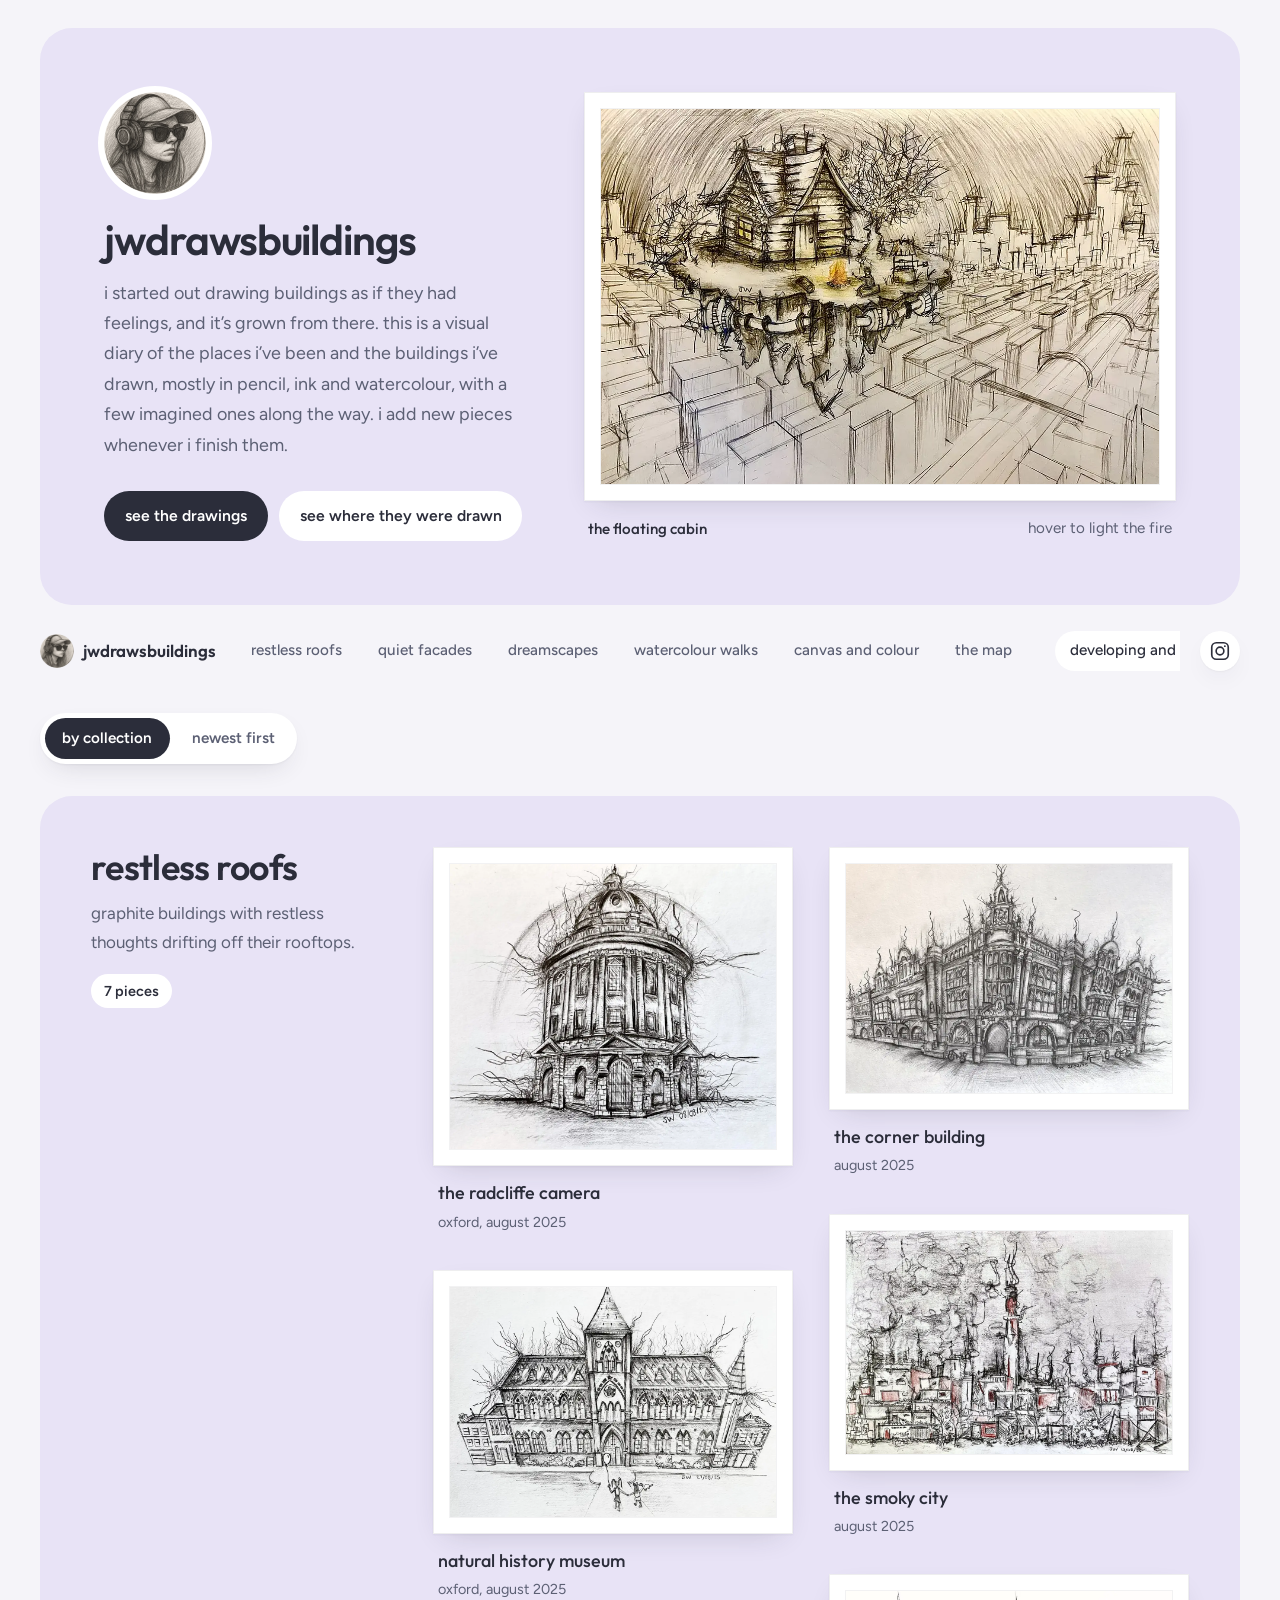
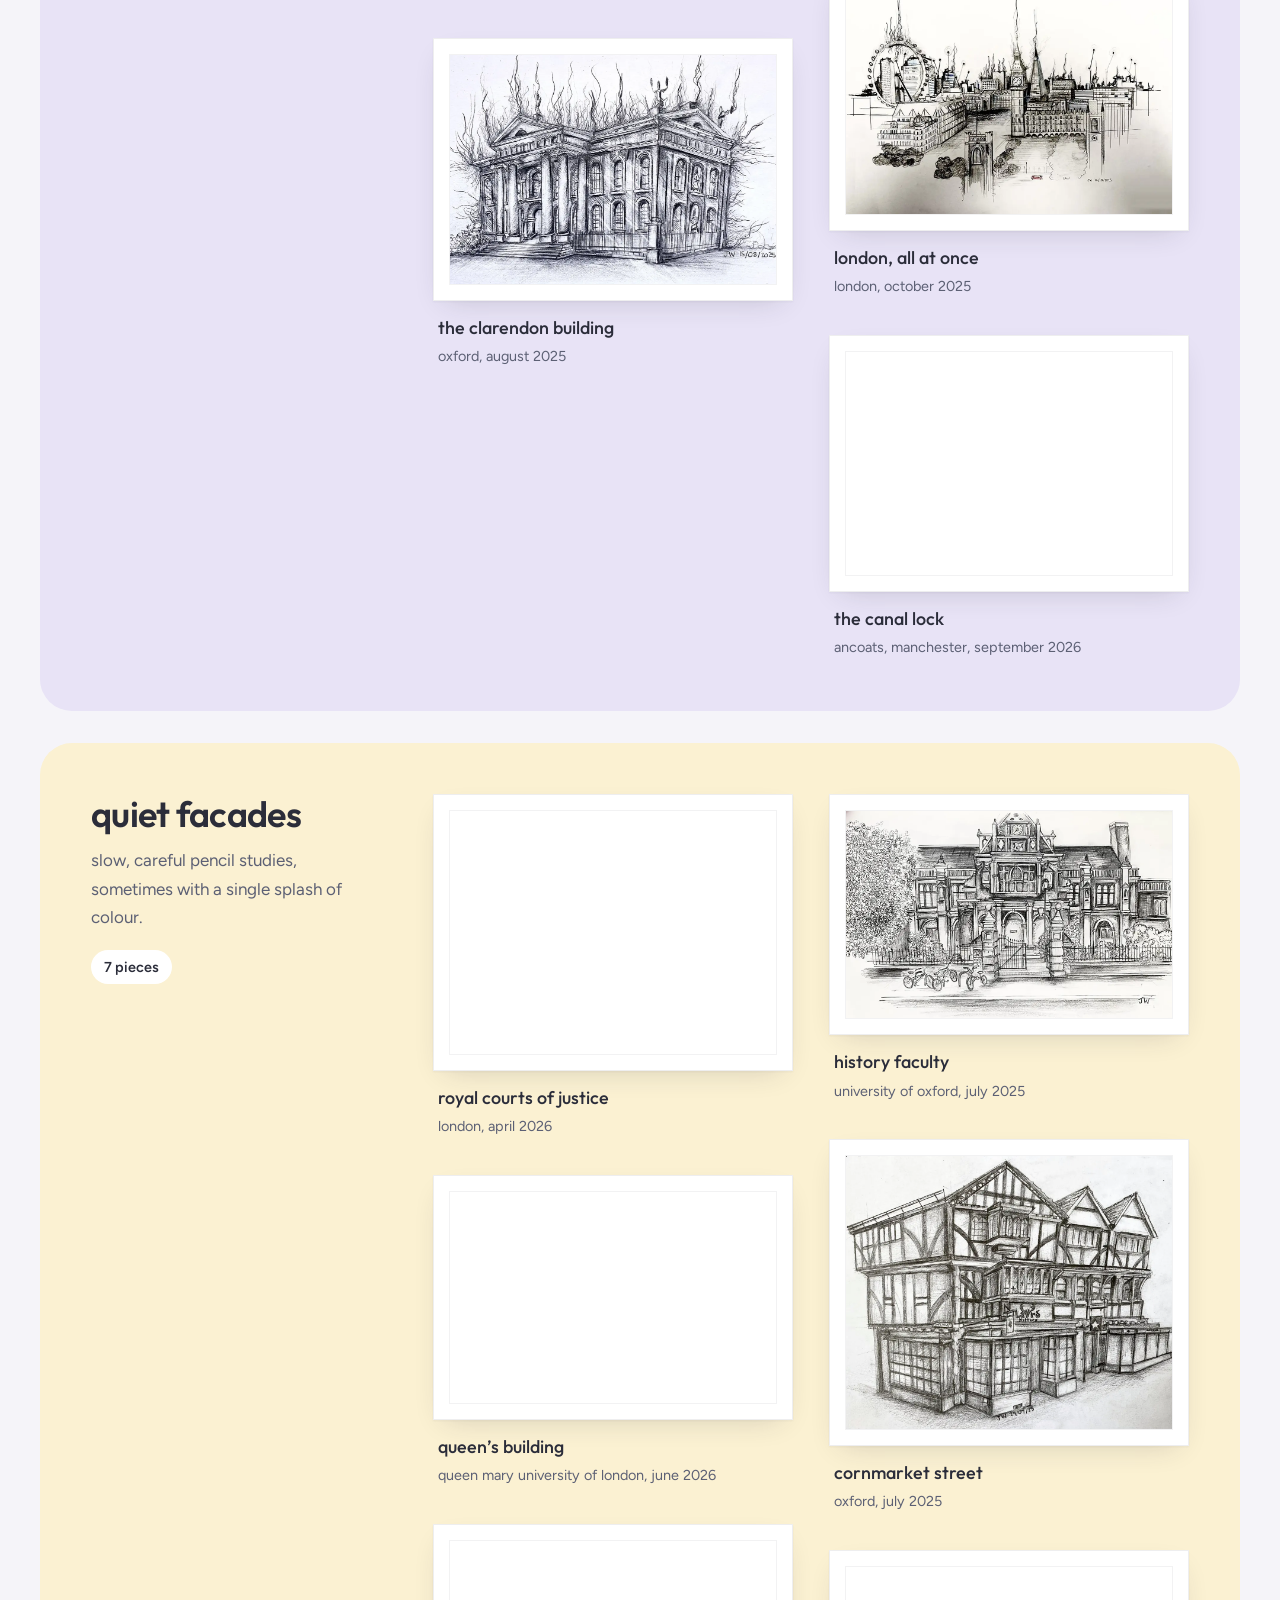
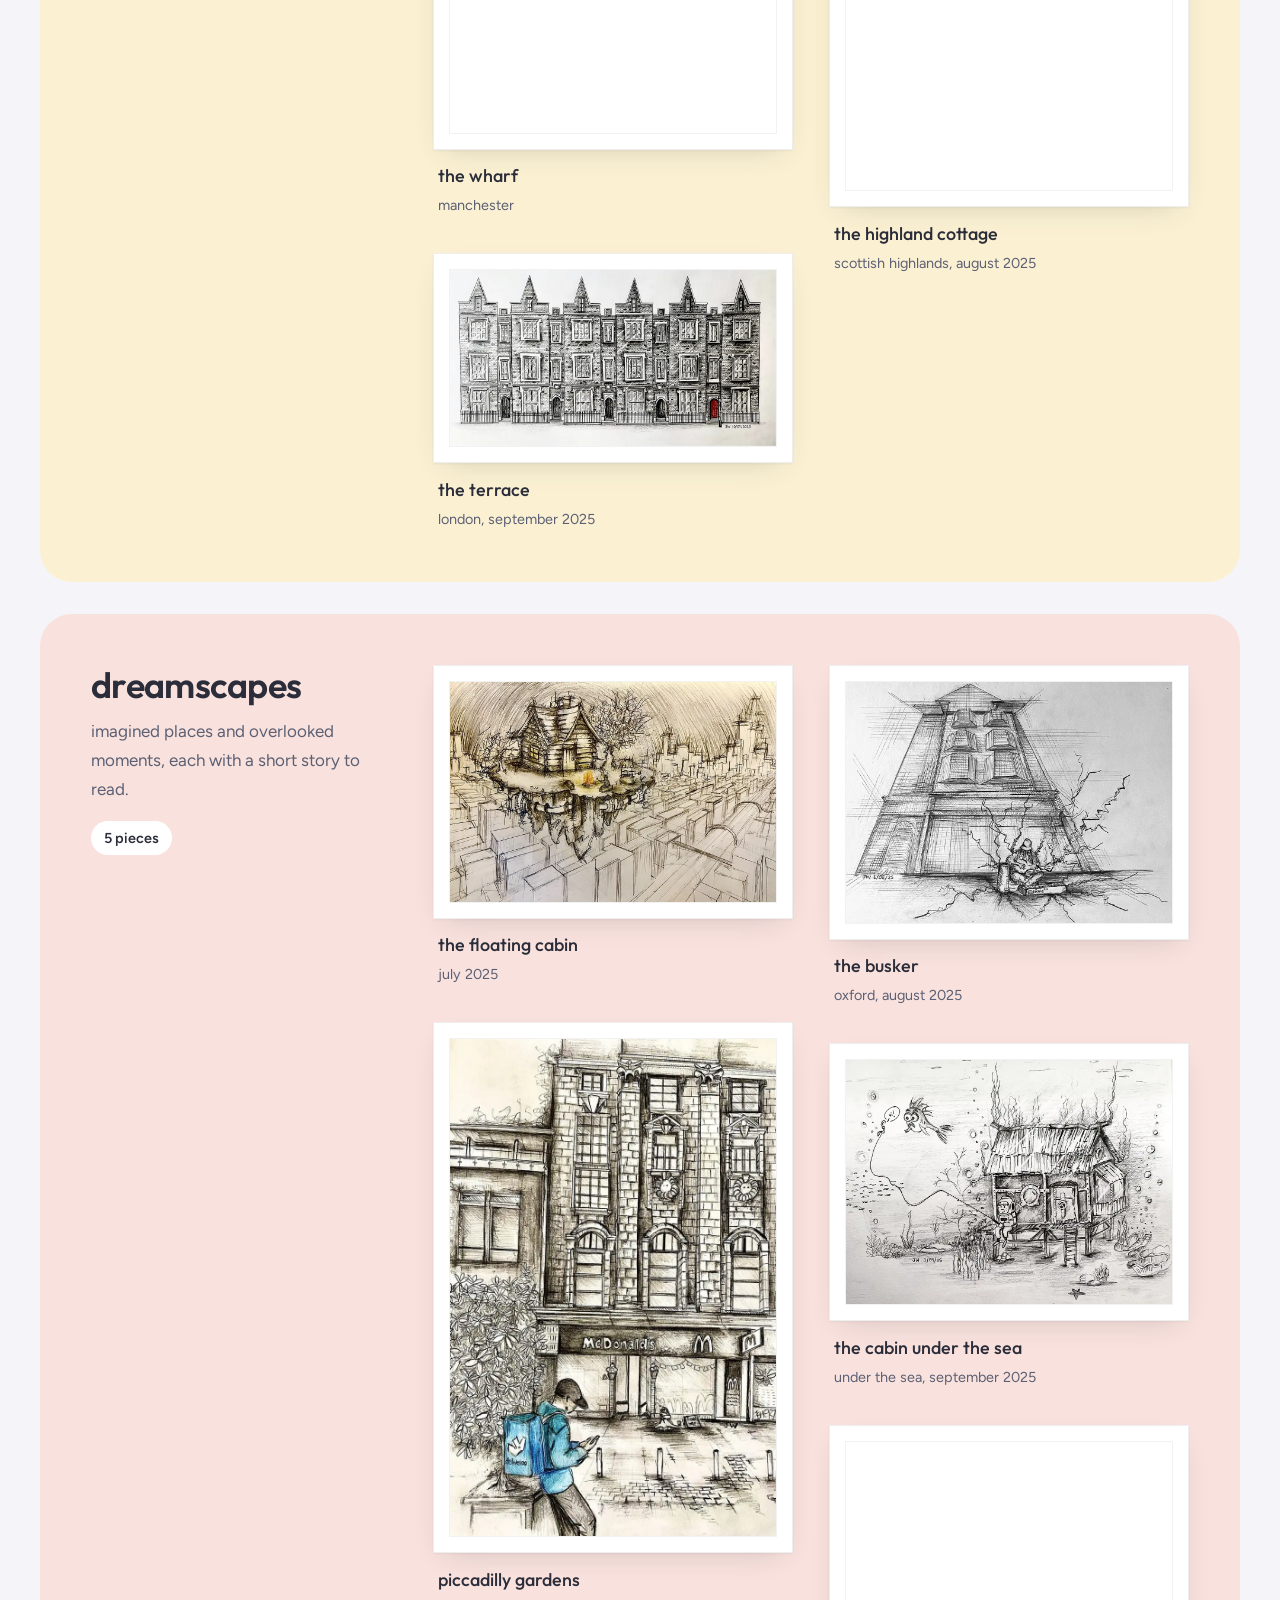
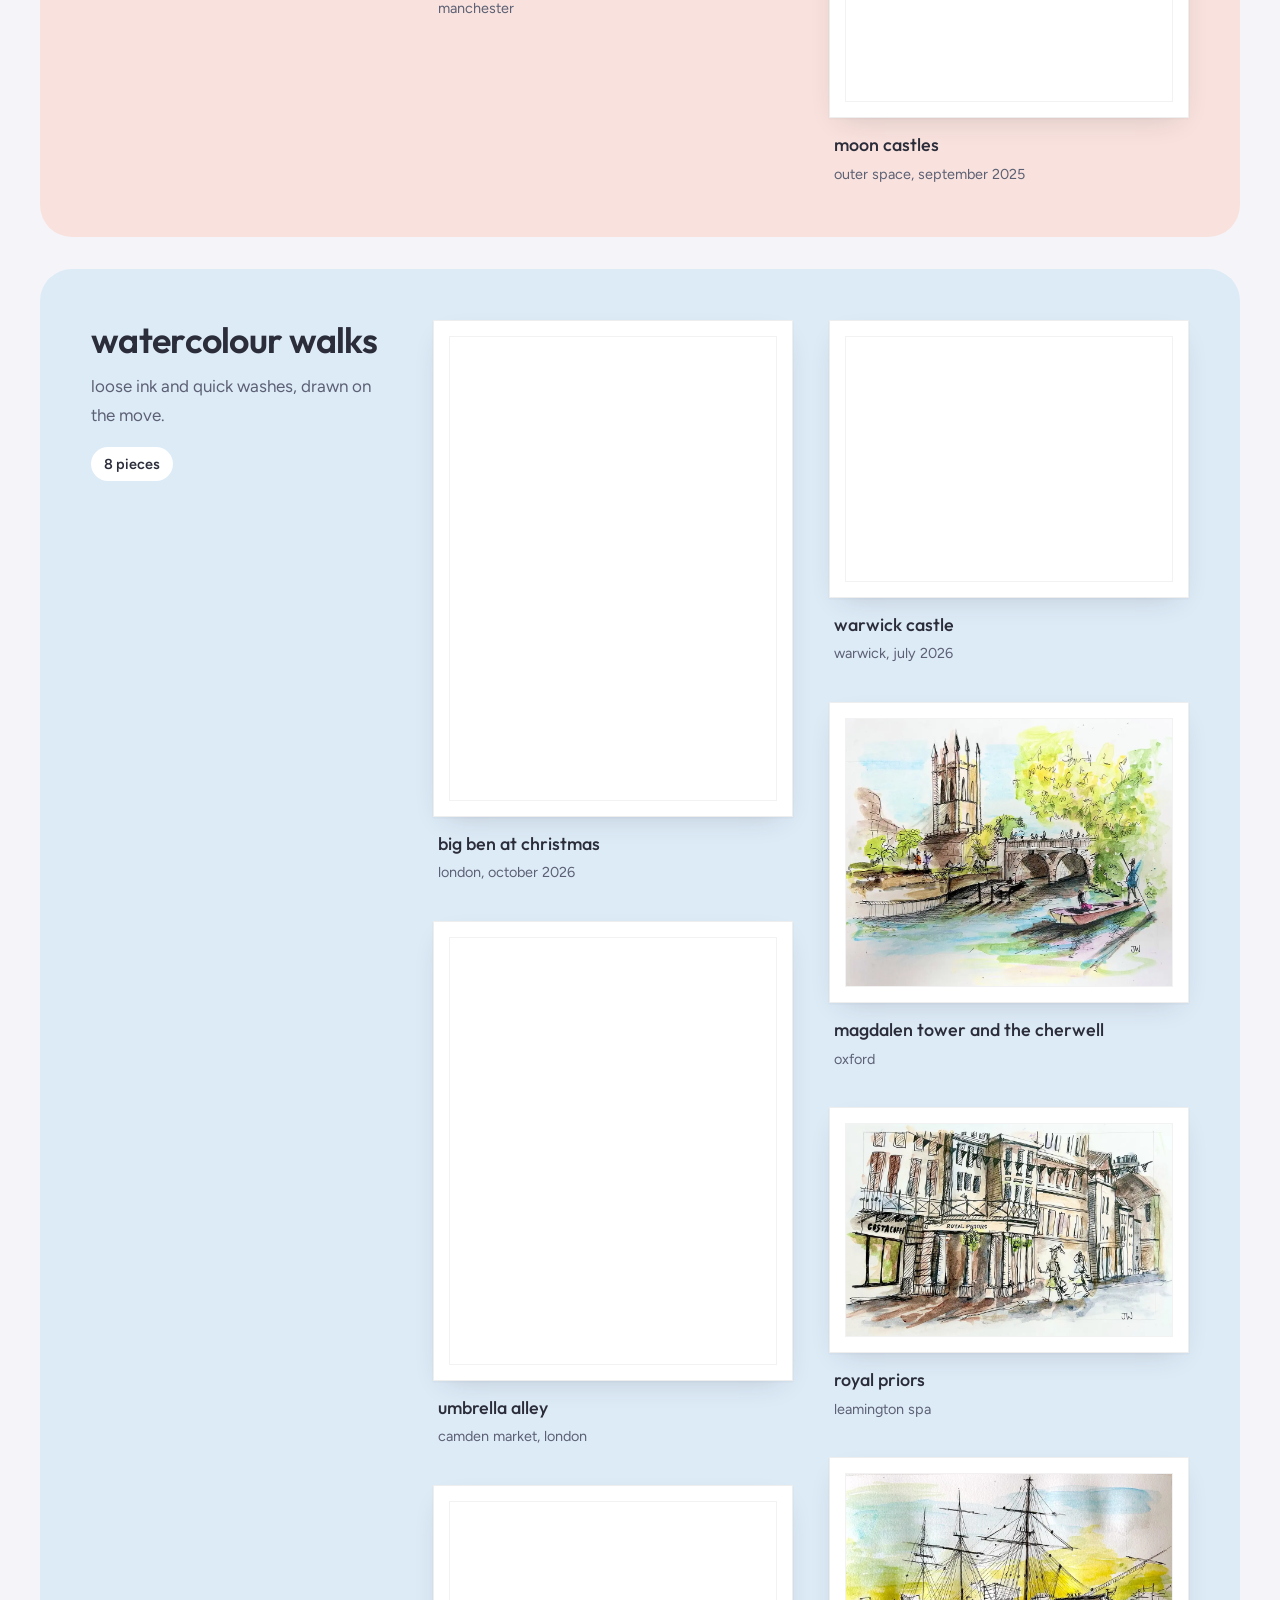
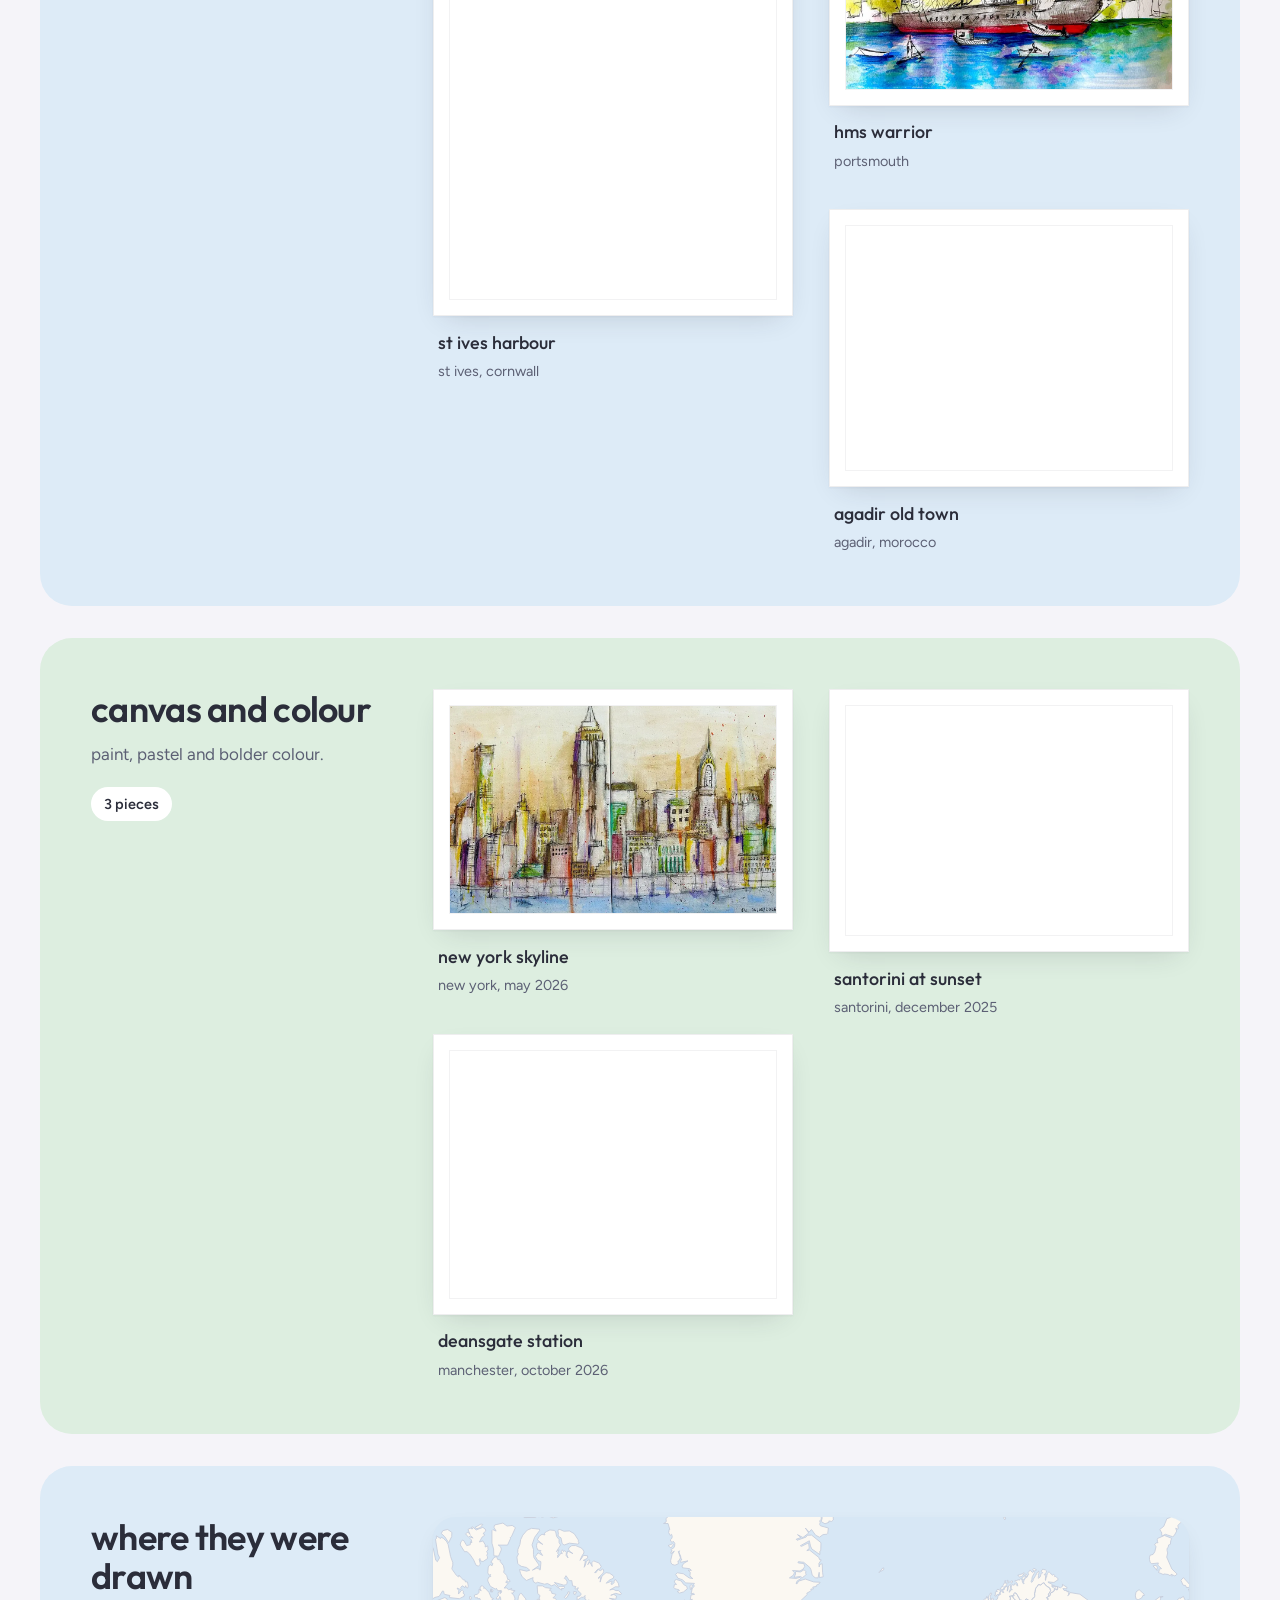
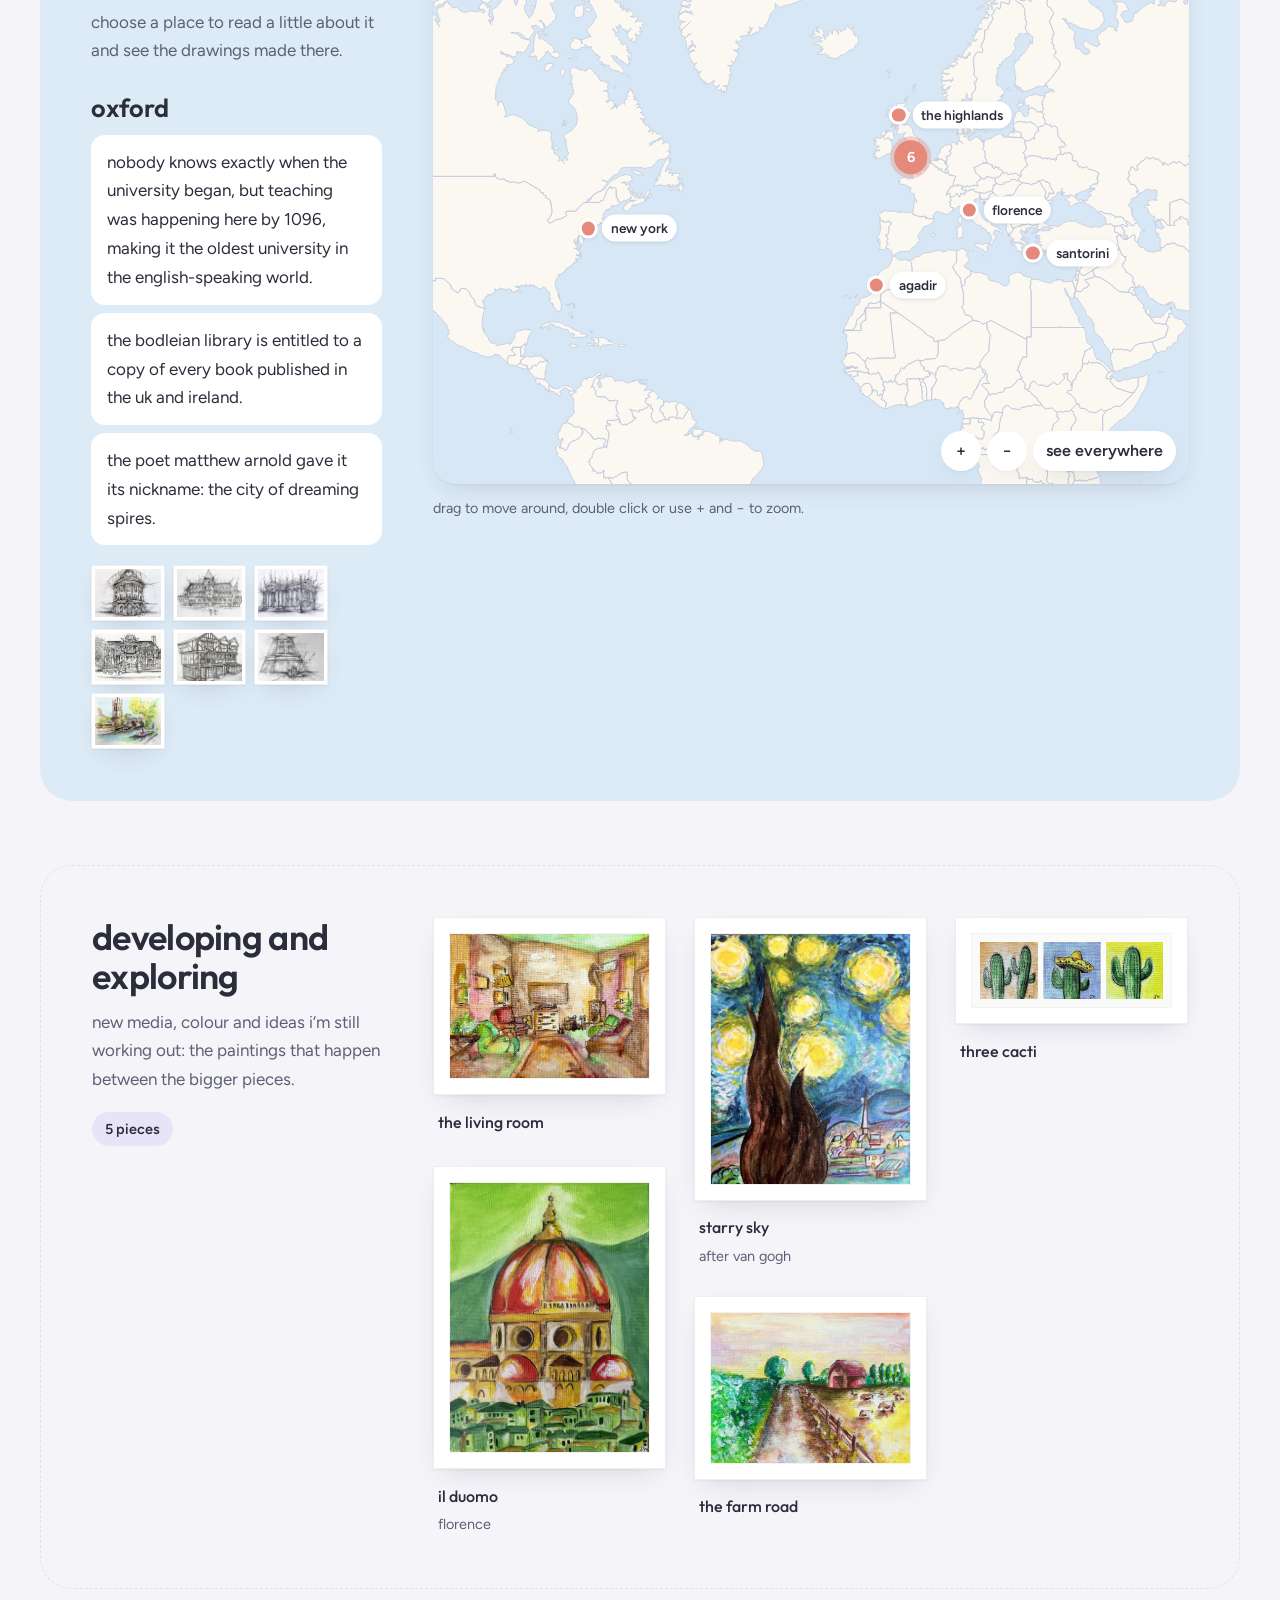
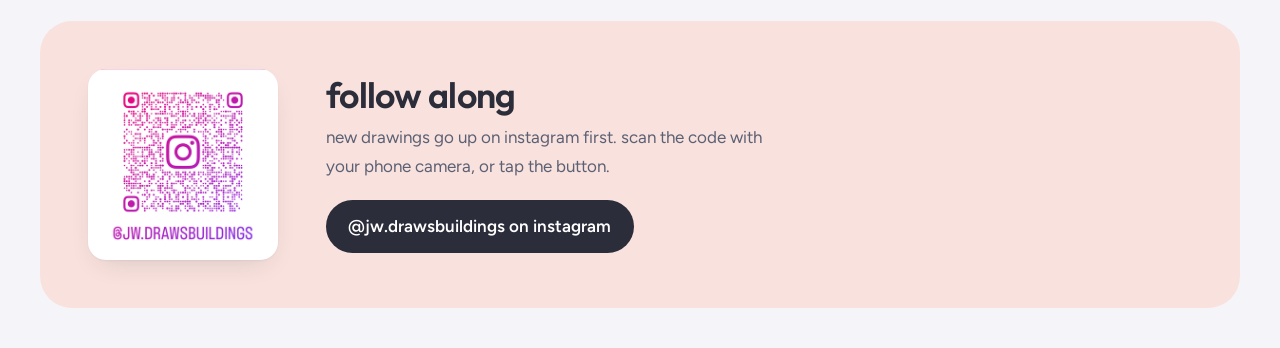
<file: index.html>
<!DOCTYPE html>
<html lang="en">
<head>
<meta charset="utf-8">
<meta name="viewport" content="width=device-width, initial-scale=1, viewport-fit=cover">
<link rel="icon" href="assets/images/logo.png">
<title>jwdrawsbuildings</title>
<link rel="preconnect" href="https://fonts.googleapis.com">
<link rel="preconnect" href="https://fonts.gstatic.com" crossorigin>
<link href="https://fonts.googleapis.com/css2?family=Outfit:wght@500;600;700&family=Newsreader:ital,opsz,wght@1,6..72,400&family=Figtree:wght@400;500;600;700&display=swap" rel="stylesheet">
<link rel="stylesheet" href="css/style.css">
</head>
<body>

<div class="shell hero-wrap"><header class="hero">
  <div>
    <img class="logo" id="logoHero" alt="jwdrawsbuildings logo: a pencil drawing of a girl in a cap, sunglasses and headphones">
    <h1>jwdrawsbuildings</h1>
    <p class="lede">i started out drawing buildings as if they had feelings, and it’s grown from there. this is a visual diary of the places i’ve been and the buildings i’ve drawn, mostly in pencil, ink and watercolour, with a few imagined ones along the way. i add new pieces whenever i finish them.</p>
    <div class="links"><a href="#restless-roofs">see the drawings</a><a href="#the-map">see where they were drawn</a></div>
  </div>
  <figure>
    <div class="frame" data-open="cabin"><div class="stage" id="heroStage"><img class="art" id="heroArt" alt="the floating cabin, graphite and coloured pencil"></div></div>
    <figcaption><b>the floating cabin</b><span id="heroHint">hover to light the fire</span></figcaption>
  </figure>
</header></div>

<nav class="chapters" aria-label="collections"><div class="shell"><a class="mark" href="#top" id="markLink"><img id="logoNav" alt=""><span>jwdrawsbuildings</span></a><ul id="navList"></ul><a class="iglink" href="https://www.instagram.com/jw.drawsbuildings" target="_blank" rel="noopener" aria-label="jw.drawsbuildings on instagram"><svg viewBox="0 0 24 24" width="22" height="22" fill="none" stroke="currentColor" stroke-width="1.8" aria-hidden="true"><rect x="3" y="3" width="18" height="18" rx="5"/><circle cx="12" cy="12" r="4.2"/><circle cx="17.3" cy="6.7" r="1" fill="currentColor" stroke="none"/></svg></a></div></nav>

<main class="shell" id="main"><div class="viewsw" role="group" aria-label="how to browse"><button data-view="collections" aria-pressed="true">by collection</button><button data-view="timeline" aria-pressed="false">newest first</button></div></main>

<section class="shell follow" aria-labelledby="follow-h"><div class="inner">
  <img class="qr" id="qrImg" alt="qr code for the instagram account jw.drawsbuildings" width="520" height="522">
  <div><h2 id="follow-h">follow along</h2><p>new drawings go up on instagram first. scan the code with your phone camera, or tap the button.</p>
  <a class="ig" href="https://www.instagram.com/jw.drawsbuildings" target="_blank" rel="noopener">@jw.drawsbuildings on instagram</a></div>
</div></section>


<dialog class="viewer" id="viewer" aria-labelledby="vTitle">
  <div class="v">
    <div class="v-art" id="vArtWrap">
      <div class="frame"><div class="stage" id="vStage"><img class="art" id="vArt" alt=""></div></div>
      <p class="hint" id="vHint"></p>
    </div>
    <div class="v-panel" id="vPanel" tabindex="-1">
      <div class="v-top"><p id="vGroup"></p><button class="close" id="vClose" aria-label="close">×</button></div>
      <h2 class="v-title" id="vTitle"></h2>
      <p class="v-meta" id="vMeta"></p>
      <ul class="poem" id="vPoem"></ul>
      <div id="vBlocks"></div>
      <div class="v-nav"><button id="vPrev">previous</button><button id="vNext">next</button></div>
    </div>
  </div>
</dialog>

<script src="js/images.js"></script>
<script src="js/map-data.js"></script>
<script src="js/content.js"></script>
<script src="js/main.js"></script>
</body>
</html>
</file>
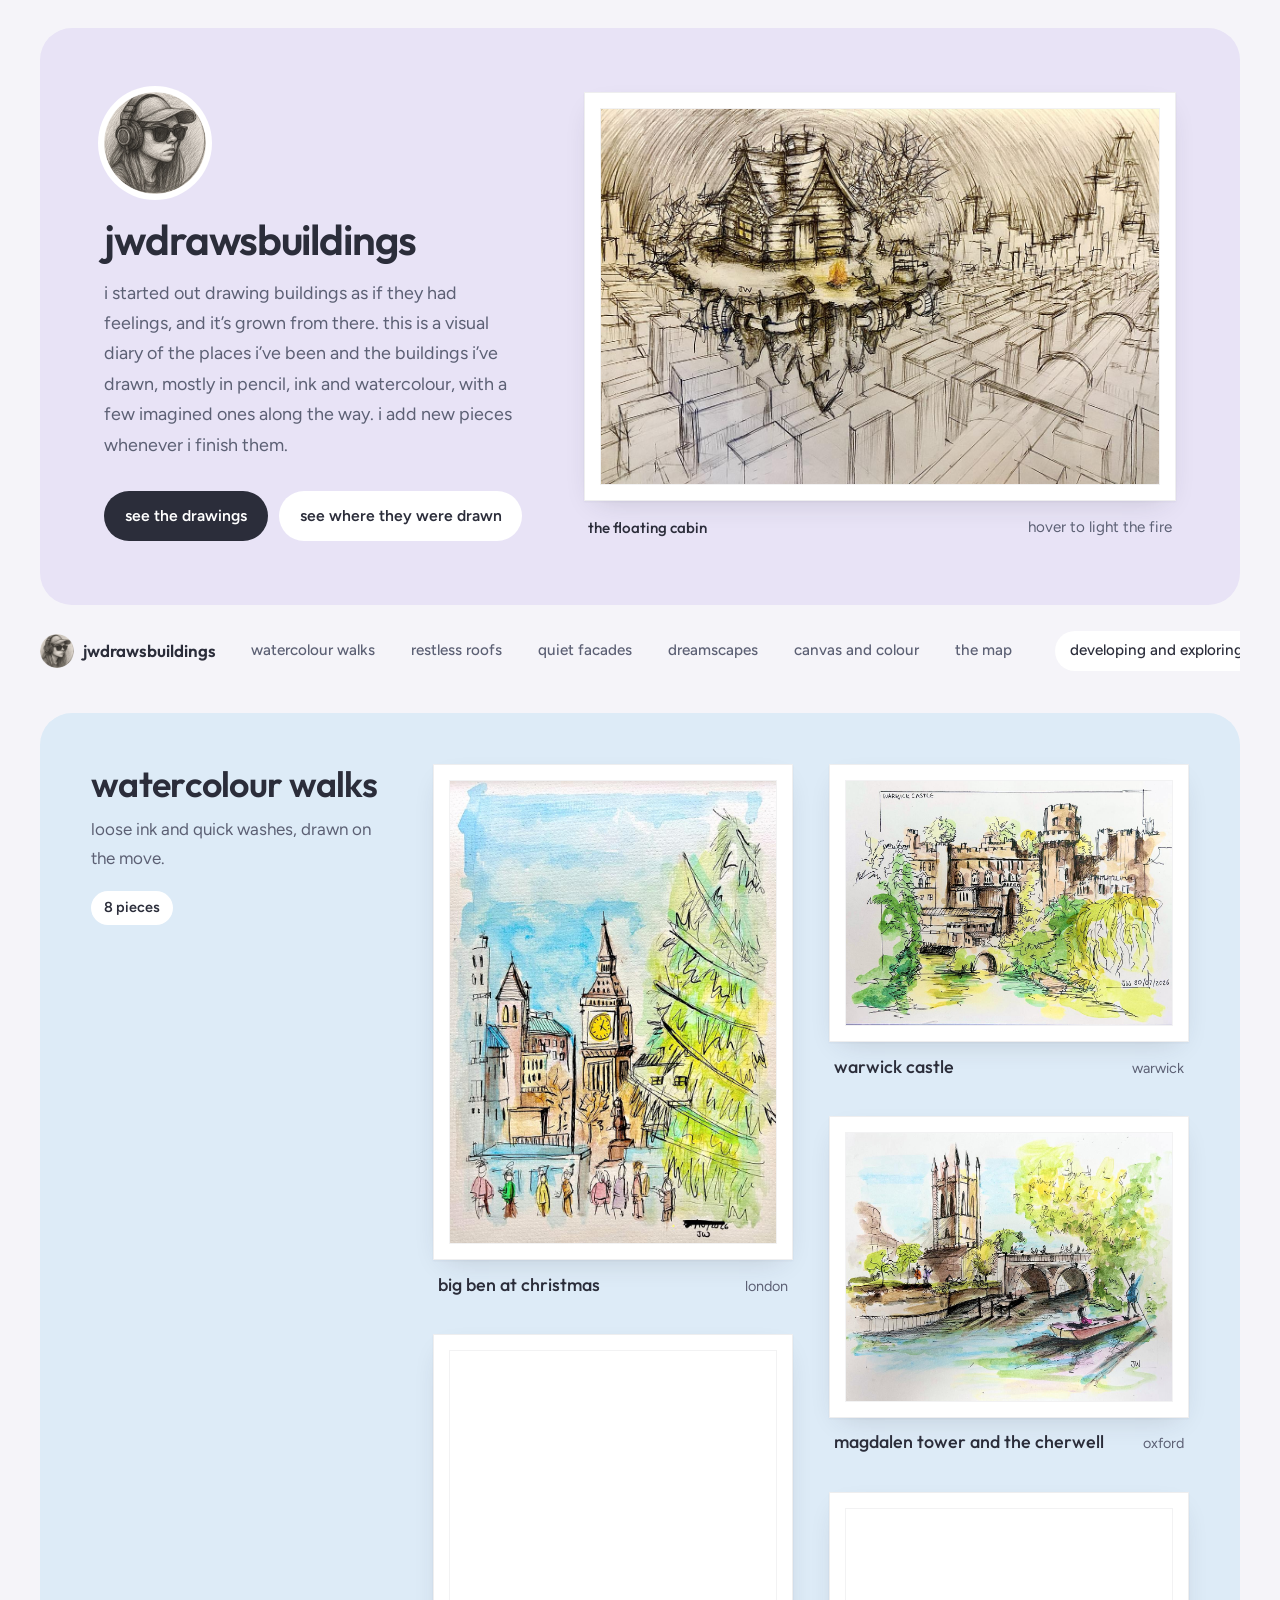
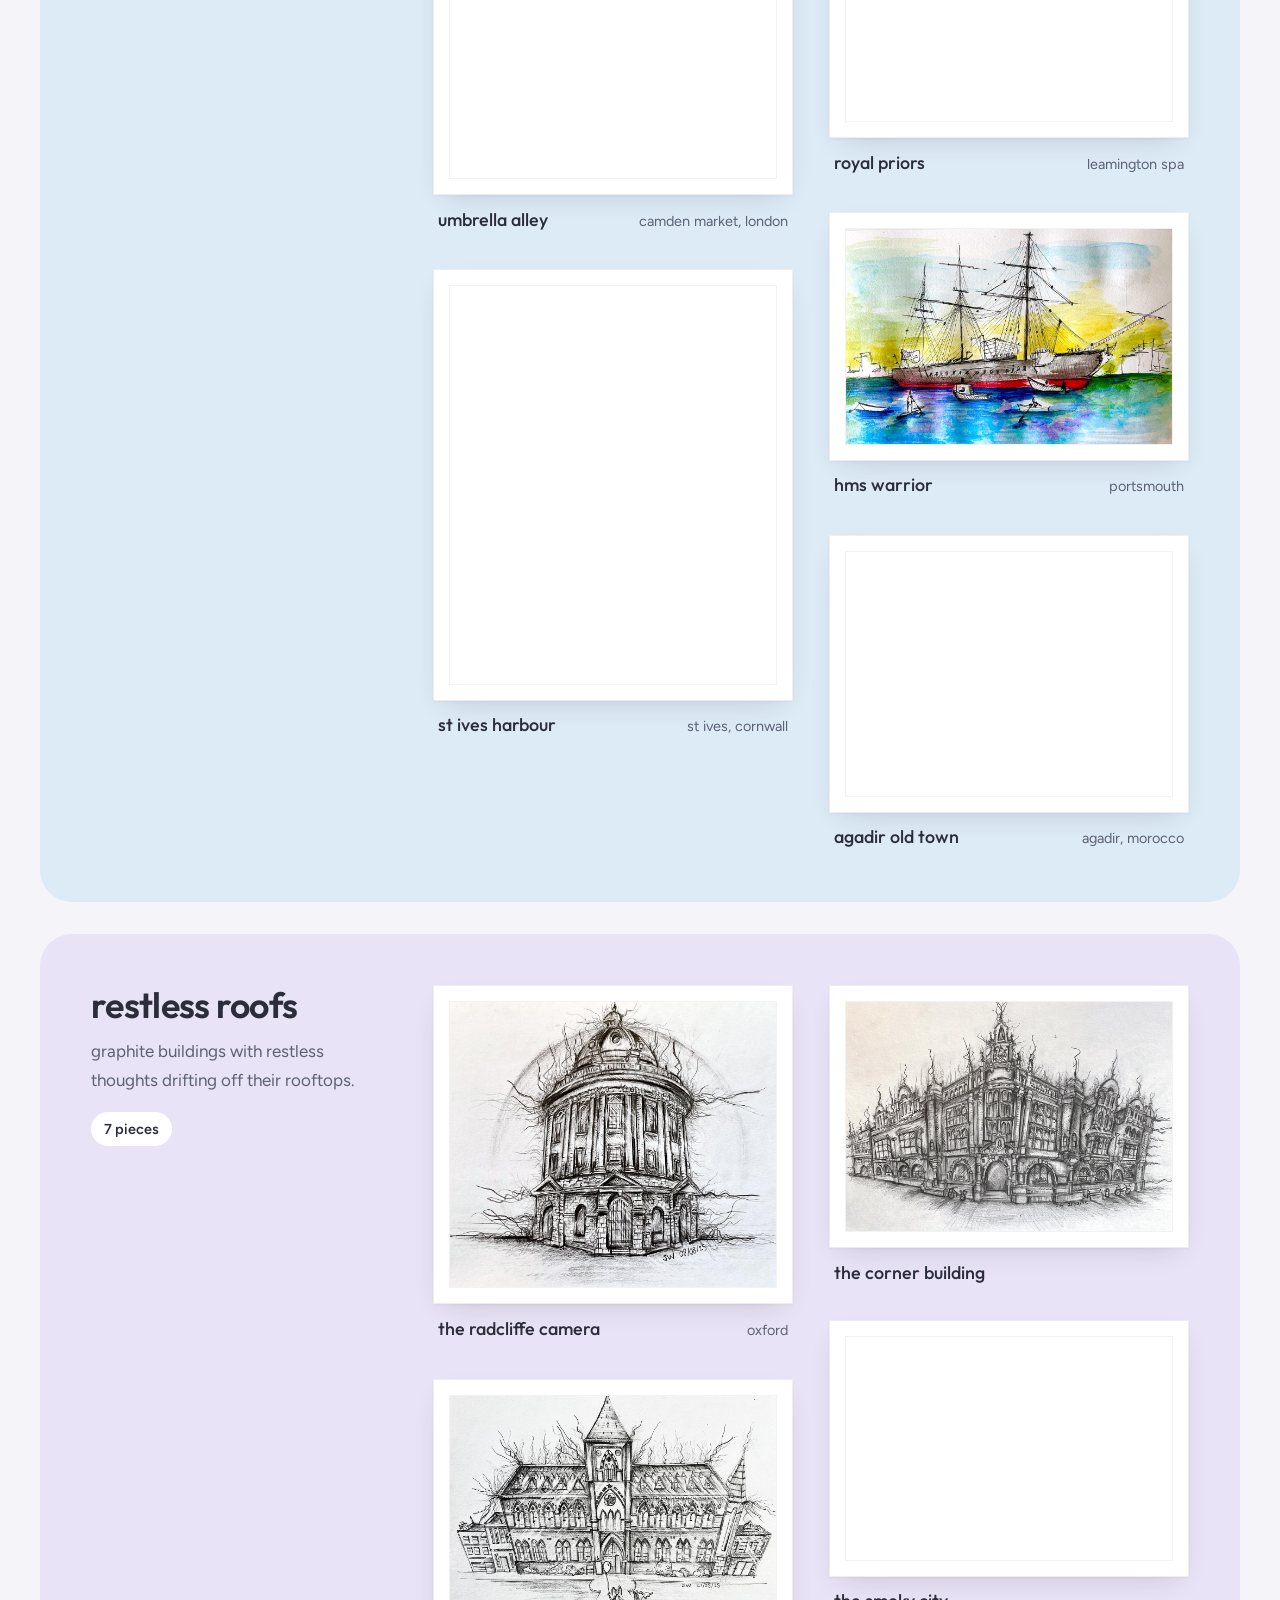
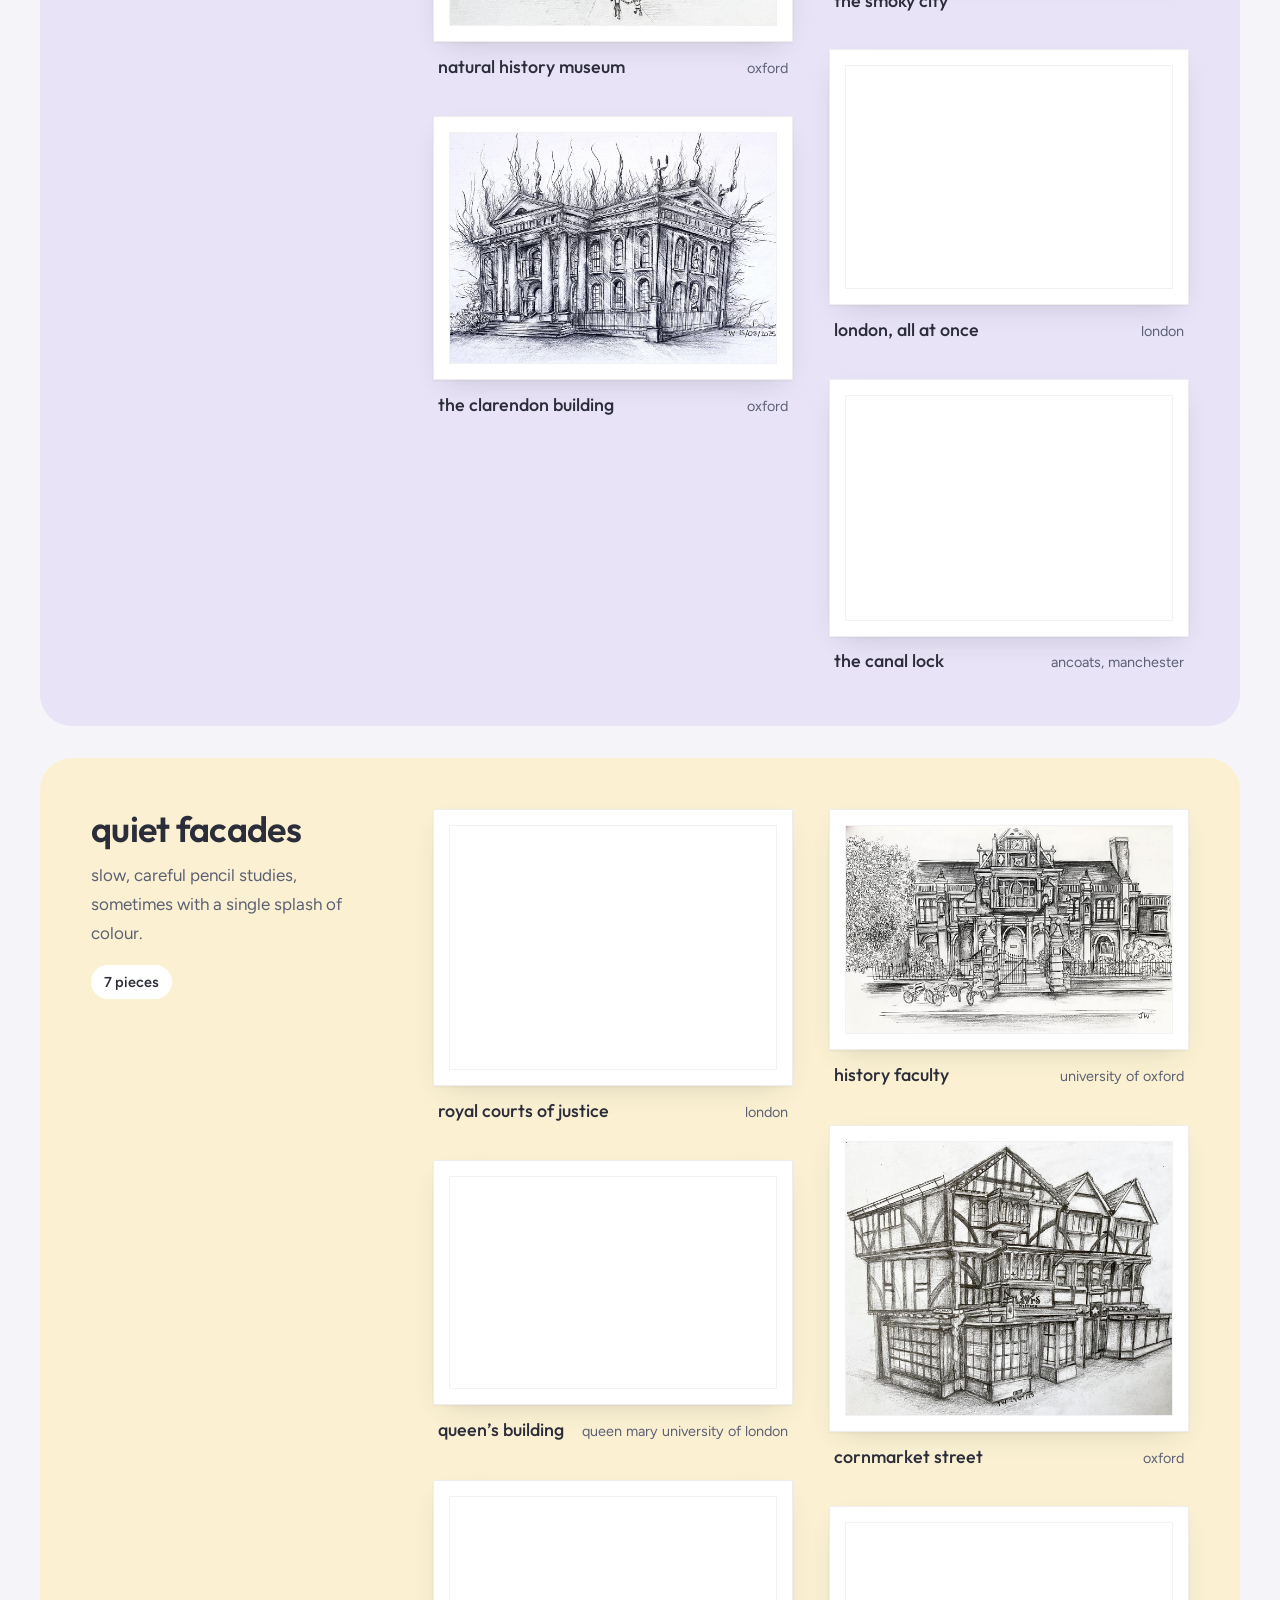
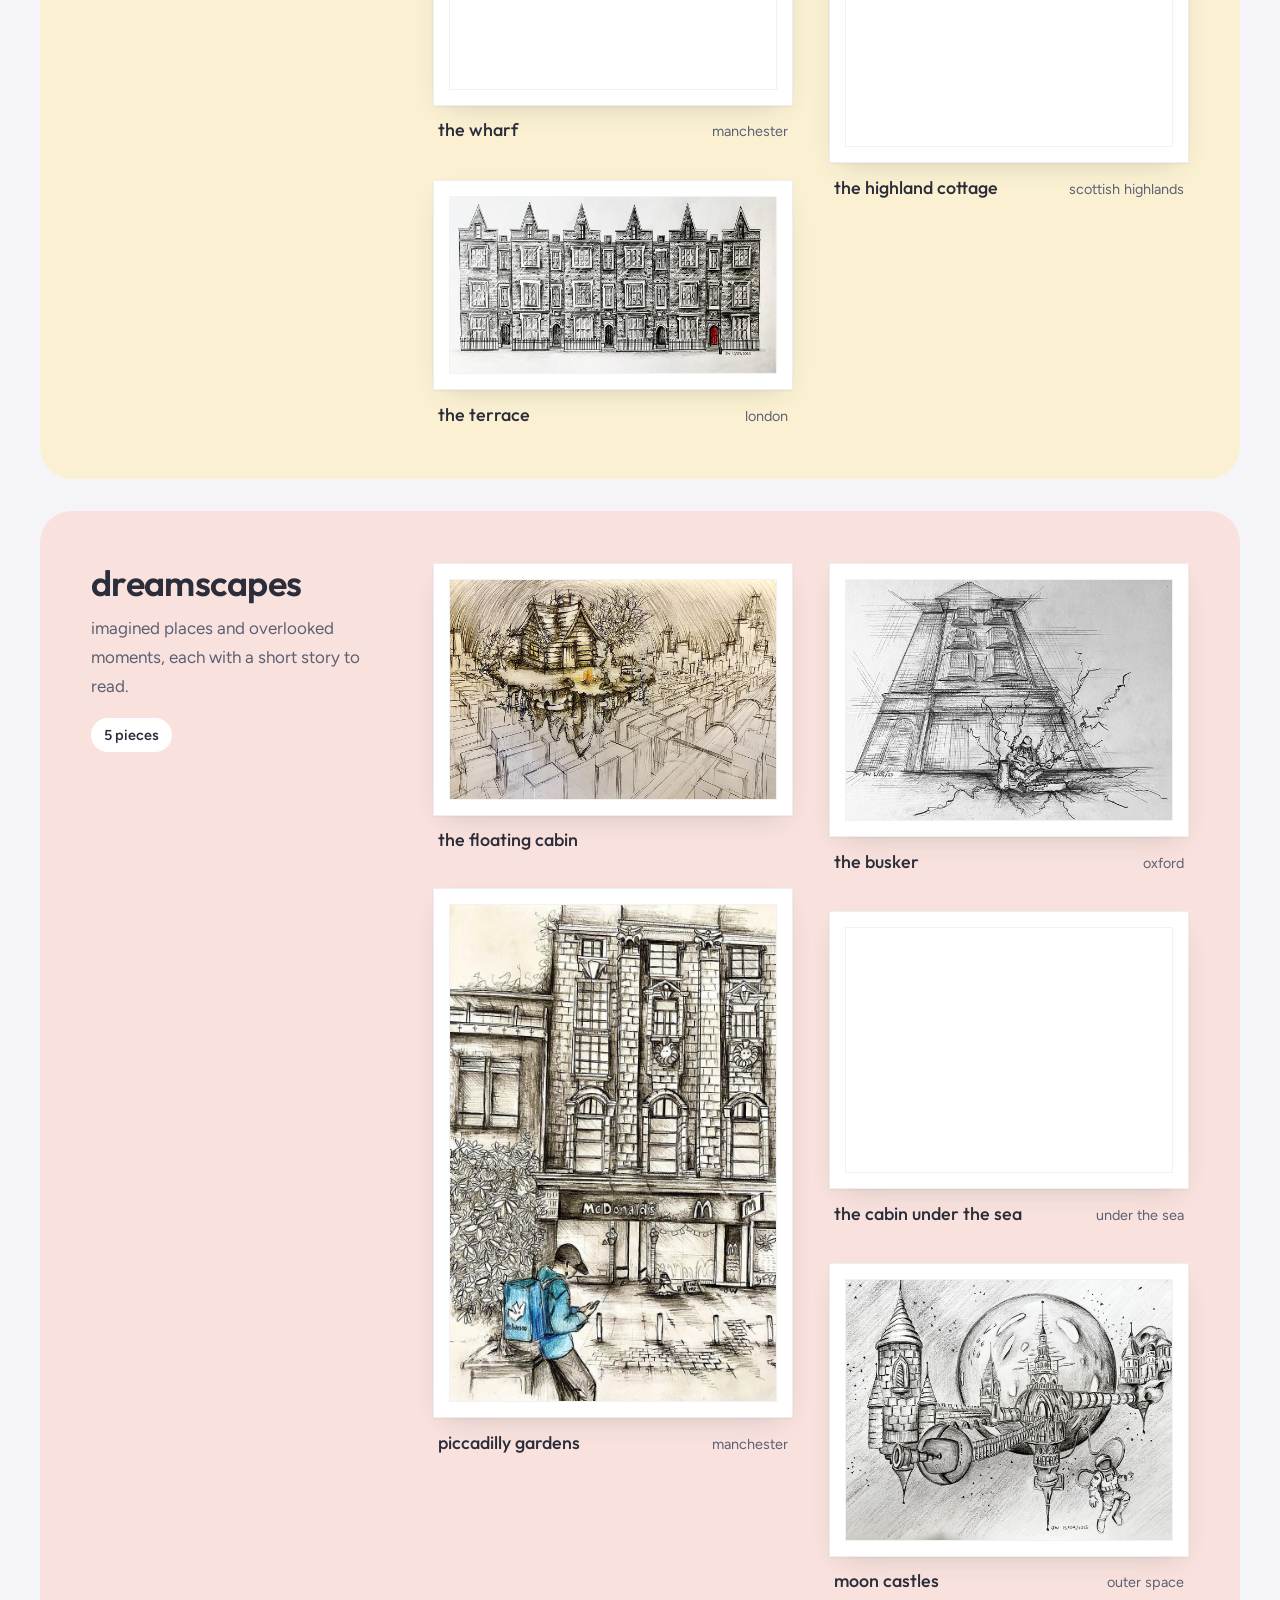
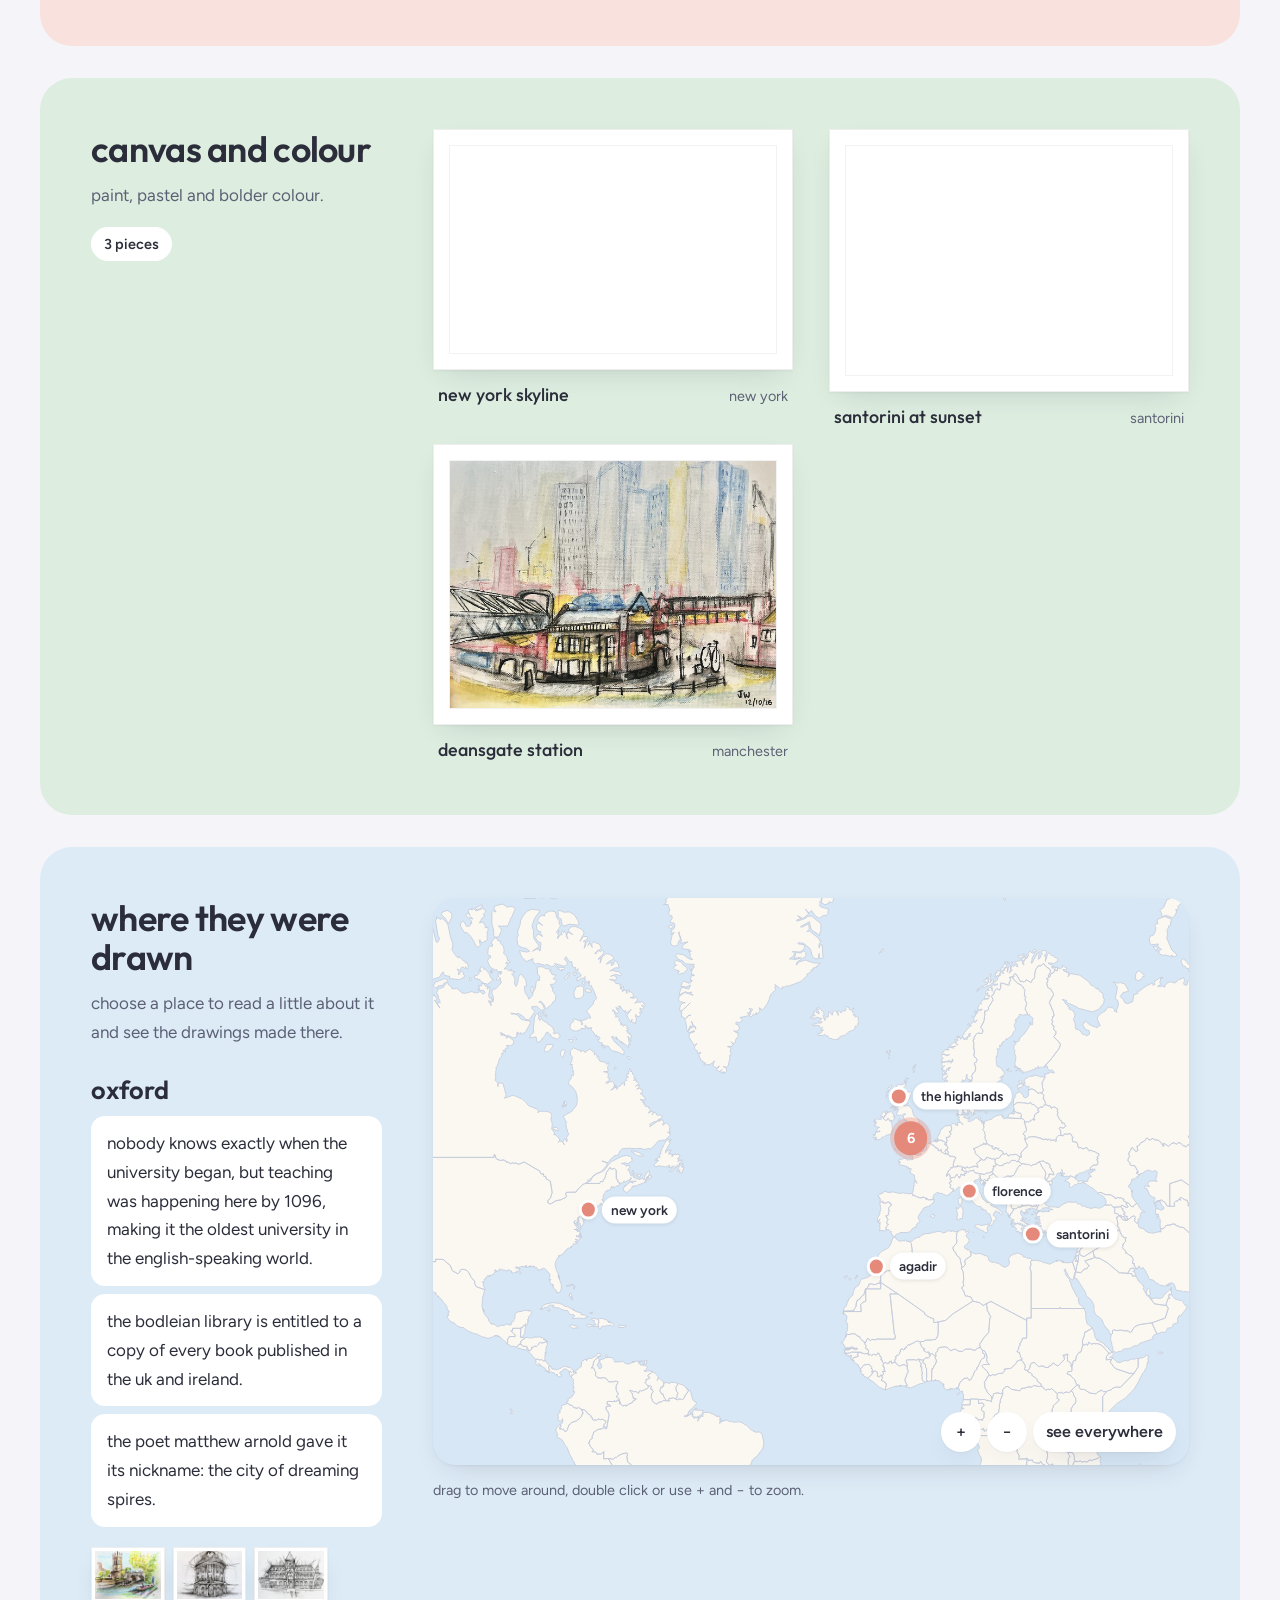
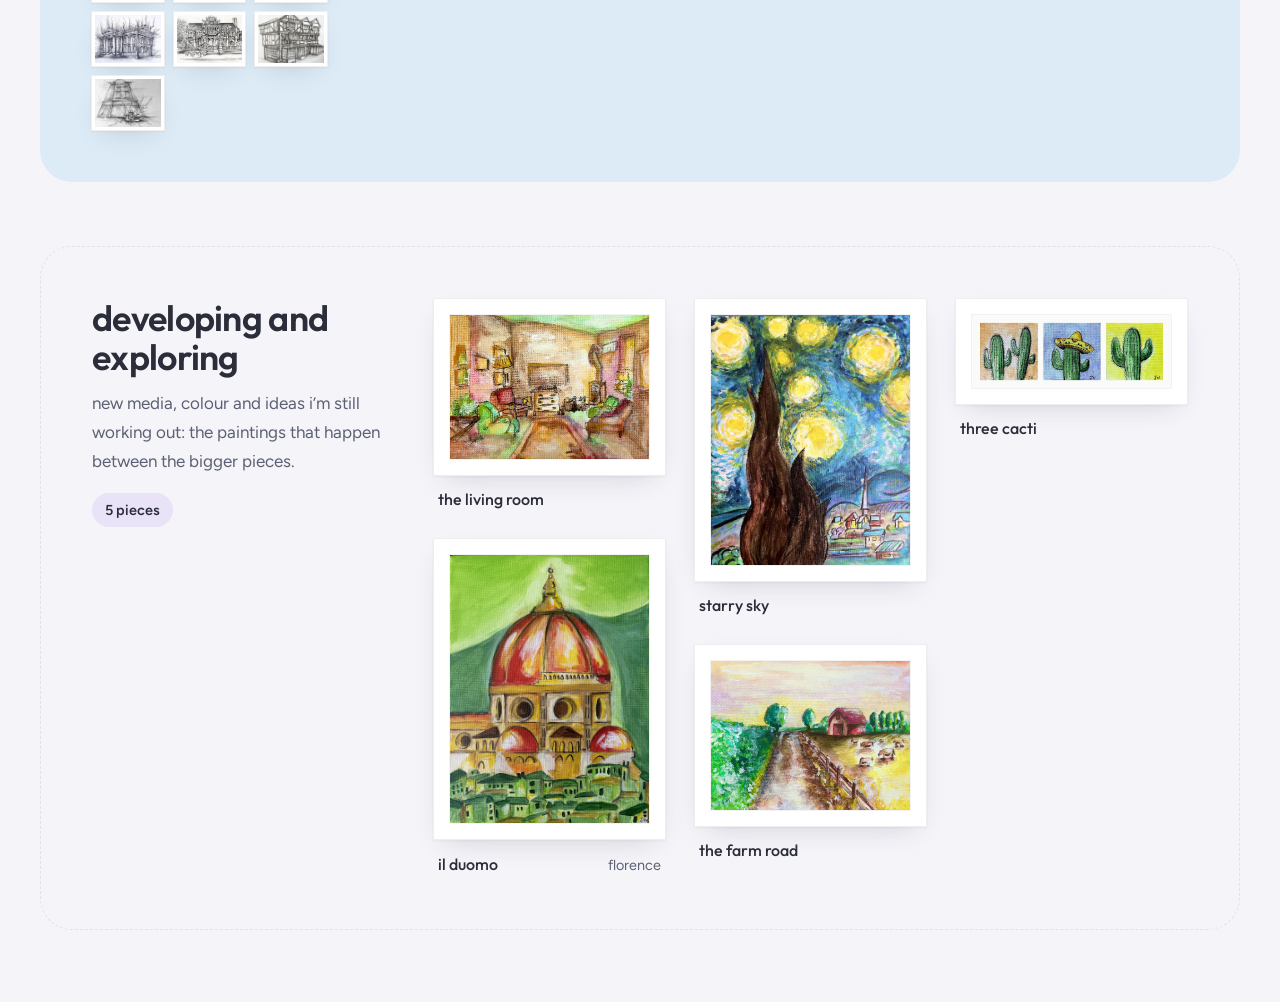
<file: original/index.html>
<!DOCTYPE html>
<html lang="en">
<head>
<meta charset="utf-8">
<meta name="viewport" content="width=device-width, initial-scale=1, viewport-fit=cover">
<link rel="icon" href="assets/images/logo.png">
<title>jwdrawsbuildings</title>
<link rel="preconnect" href="https://fonts.googleapis.com">
<link rel="preconnect" href="https://fonts.gstatic.com" crossorigin>
<link href="https://fonts.googleapis.com/css2?family=Outfit:wght@500;600;700&family=Newsreader:ital,opsz,wght@1,6..72,400&family=Figtree:wght@400;500;600;700&display=swap" rel="stylesheet">
<link rel="stylesheet" href="css/style.css">
</head>
<body>

<div class="shell hero-wrap"><header class="hero">
  <div>
    <img class="logo" id="logoHero" alt="jwdrawsbuildings logo: a pencil drawing of a girl in a cap, sunglasses and headphones">
    <h1>jwdrawsbuildings</h1>
    <p class="lede">i started out drawing buildings as if they had feelings, and it’s grown from there. this is a visual diary of the places i’ve been and the buildings i’ve drawn, mostly in pencil, ink and watercolour, with a few imagined ones along the way. i add new pieces whenever i finish them.</p>
    <div class="links"><a href="#watercolour-walks">see the drawings</a><a href="#the-map">see where they were drawn</a></div>
  </div>
  <figure>
    <div class="frame" data-open="cabin"><div class="stage" id="heroStage"><img class="art" id="heroArt" alt="the floating cabin, graphite and coloured pencil"></div></div>
    <figcaption><b>the floating cabin</b><span id="heroHint">hover to light the fire</span></figcaption>
  </figure>
</header></div>

<nav class="chapters" aria-label="collections"><div class="shell"><a class="mark" href="#top" id="markLink"><img id="logoNav" alt=""><span>jwdrawsbuildings</span></a><ul id="navList"></ul></div></nav>

<main class="shell" id="main"></main>

<div style="height:clamp(2.5rem,6vw,4.5rem)" aria-hidden="true"></div>

<dialog class="viewer" id="viewer" aria-labelledby="vTitle">
  <div class="v">
    <div class="v-art" id="vArtWrap">
      <div class="frame"><div class="stage" id="vStage"><img class="art" id="vArt" alt=""></div></div>
      <p class="hint" id="vHint"></p>
    </div>
    <div class="v-panel" id="vPanel" tabindex="-1">
      <div class="v-top"><p id="vGroup"></p><button class="close" id="vClose" aria-label="close">×</button></div>
      <h2 class="v-title" id="vTitle"></h2>
      <p class="v-meta" id="vMeta"></p>
      <ul class="poem" id="vPoem"></ul>
      <div id="vBlocks"></div>
      <div class="v-nav"><button id="vPrev">previous</button><button id="vNext">next</button></div>
    </div>
  </div>
</dialog>

<script src="js/images.js"></script>
<script src="js/map-data.js"></script>
<script src="js/content.js"></script>
<script src="js/main.js"></script>
</body>
</html>
</file>
<file: css/style.css>
:root{
  --bg:#F5F4F9; --surface:#FFFFFF; --ink:#2B2D3A; --soft:#5C6074; --rule:#E2E1EB;
  --accent:#B4574B; --accent-soft:#F6CFC6; --pin:#E5897A;
  --sky:#DDEBF7; --lavender:#E8E3F6; --butter:#FBF1D2; --sage:#DDEEE0; --blush:#F9E2DD;
  --sea:#D7E7F5; --land:#FBF8F2; --coast:#C3CBDB;
  --shadow:0 1px 2px rgba(43,45,58,.05),0 10px 28px -12px rgba(43,45,58,.2);
  --shadow-hi:0 2px 4px rgba(43,45,58,.06),0 22px 44px -16px rgba(43,45,58,.28);
  --head:"Outfit","Avenir Next","Segoe UI",sans-serif;
  --sans:"Figtree","Segoe UI","Helvetica Neue",Arial,sans-serif;
  --serif:"Newsreader",Georgia,serif;
  color-scheme:light;
  box-sizing:border-box;
  padding-top:env(safe-area-inset-top,0px);
  padding-bottom:env(safe-area-inset-bottom,0px);
}
@media (prefers-color-scheme:dark){
  :root:not([data-theme="light"]){--bg:#1C1E2A;--surface:#252837;--ink:#ECEDF4;--soft:#B5B9CC;--rule:#363A50;--accent:#F2A79A;--accent-soft:#5A3B3C;--pin:#F2A094;
    --sky:#22314A;--lavender:#2B2944;--butter:#363224;--sage:#22362D;--blush:#3B292C;--sea:#1E2B40;--land:#353B53;--coast:#4D5574;
    --shadow:0 1px 2px rgba(0,0,0,.3),0 12px 30px -12px rgba(0,0,0,.6);--shadow-hi:0 2px 4px rgba(0,0,0,.3),0 24px 48px -16px rgba(0,0,0,.7);color-scheme:dark}
}
:root[data-theme="dark"]{--bg:#1C1E2A;--surface:#252837;--ink:#ECEDF4;--soft:#B5B9CC;--rule:#363A50;--accent:#F2A79A;--accent-soft:#5A3B3C;--pin:#F2A094;
  --sky:#22314A;--lavender:#2B2944;--butter:#363224;--sage:#22362D;--blush:#3B292C;--sea:#1E2B40;--land:#353B53;--coast:#4D5574;
  --shadow:0 1px 2px rgba(0,0,0,.3),0 12px 30px -12px rgba(0,0,0,.6);--shadow-hi:0 2px 4px rgba(0,0,0,.3),0 24px 48px -16px rgba(0,0,0,.7);color-scheme:dark}
html{scroll-padding-top:calc(env(safe-area-inset-top,0px) + 5rem);scroll-behavior:smooth}
*,*::before,*::after{box-sizing:inherit}
body{margin:0;background:var(--bg);color:var(--ink);font-family:var(--sans);font-size:1.0625rem;line-height:1.7;-webkit-font-smoothing:antialiased}
body::before{content:"";position:fixed;inset:0 0 auto;height:env(safe-area-inset-top,0px);z-index:10;background:var(--bg)}
img{max-width:100%;display:block}
button{font:inherit;color:inherit}
a{color:inherit}
:focus-visible{outline:2px solid var(--accent);outline-offset:3px;border-radius:6px}
.shell{max-width:1300px;margin:0 auto;padding:0 clamp(1rem,3.5vw,2.5rem)}

/* artwork card */
.frame{background:#FFFFFF;padding:clamp(10px,1.3vw,16px);border-radius:0;border:1px solid rgba(43,45,58,.08);box-shadow:var(--shadow);transition:box-shadow .4s ease,transform .4s ease}
.stage{position:relative;overflow:hidden;line-height:0;border-radius:0;outline:1px solid rgba(43,45,58,.06)}
.stage .art{width:100%;height:auto}
.stage{isolation:isolate}
.stage canvas{position:absolute;inset:0;width:100%;height:100%;pointer-events:none}
.stage canvas.fxw{mix-blend-mode:multiply}

/* hero */
.hero-wrap{padding-top:clamp(1rem,2.5vw,1.75rem)}
.hero{display:grid;grid-template-columns:minmax(0,5fr) minmax(0,7fr);gap:clamp(1.75rem,4.5vw,4rem);align-items:center;background:var(--lavender);border-radius:32px;padding:clamp(1.75rem,5vw,4rem)}
.logo{width:clamp(84px,8vw,112px);height:auto;border-radius:50%;margin-bottom:1.5rem;background:#f4f1ec;box-shadow:0 0 0 6px var(--surface)}
h1{font-family:var(--head);font-weight:600;font-size:clamp(2rem,3.3vw,3rem);line-height:1.02;letter-spacing:-.025em;margin:0 0 1rem}
.lede{max-width:27em;color:var(--soft);font-size:1.12rem;margin:0 0 1.9rem}
.links{display:flex;gap:.7rem;flex-wrap:wrap}
.links a{text-decoration:none;font-weight:600;font-size:.98rem;padding:.75rem 1.3rem;border-radius:999px;background:var(--surface);transition:transform .2s,box-shadow .2s}
.links a:first-child{background:var(--ink);color:var(--surface)}
.links a:hover{transform:translateY(-1px);box-shadow:var(--shadow)}
.hero figure{margin:0}
.hero figcaption{margin-top:.9rem;display:flex;justify-content:space-between;gap:1rem;font-size:.95rem;color:var(--soft);padding:0 .25rem}
.hero figcaption b{font-family:var(--head);font-weight:500;color:var(--ink)}
.hero .frame{cursor:zoom-in}

/* nav */
.chapters{position:sticky;top:env(safe-area-inset-top,0px);z-index:6;margin-top:1rem;background:color-mix(in srgb,var(--bg) 88%,transparent);backdrop-filter:blur(12px);-webkit-backdrop-filter:blur(12px)}
.chapters .shell{display:flex;align-items:center;gap:1.25rem;padding-top:.6rem;padding-bottom:.6rem}
.mark{display:flex;align-items:center;gap:.6rem;text-decoration:none;font-family:var(--head);font-weight:600;flex:none}
.mark img{width:2.1rem;height:2.1rem;border-radius:50%}
.chapters ul{list-style:none;margin:0;padding:0;display:flex;gap:.35rem;overflow-x:auto;scrollbar-width:none}
.chapters ul::-webkit-scrollbar{display:none}
.chapters ul a{display:block;white-space:nowrap;text-decoration:none;font-size:.95rem;font-weight:500;color:var(--soft);padding:.45rem .95rem;border-radius:999px;transition:background .25s,color .25s}
.chapters ul a:hover{color:var(--ink);background:var(--surface)}
.chapters ul a[aria-current="true"]{color:var(--ink);background:var(--tint,var(--surface))}

/* chapters */
.chapter{display:grid;grid-template-columns:minmax(0,1fr) minmax(0,2.6fr);gap:clamp(1.75rem,4vw,3.5rem);margin-top:clamp(1.25rem,2.5vw,2rem);padding:clamp(1.5rem,4vw,3.5rem);background:var(--tint);border-radius:32px}
.chapter aside{align-self:start;position:sticky;top:calc(env(safe-area-inset-top,0px) + 6rem)}
h2{font-family:var(--head);font-weight:600;font-size:clamp(1.9rem,2.8vw,2.5rem);line-height:1.1;letter-spacing:-.02em;margin:0 0 .75rem}
.chapter aside p{margin:0;color:var(--soft);max-width:22em}
.count{display:inline-block;margin-top:1.1rem;font-size:.9rem;font-weight:600;padding:.3rem .8rem;border-radius:999px;background:var(--surface)}
.gallery{columns:2 270px;column-gap:clamp(1.25rem,3vw,2.25rem)}
.work{display:block;width:100%;break-inside:avoid;margin:0 0 clamp(1.5rem,3vw,2.25rem);padding:0;border:0;background:none;text-align:left;cursor:zoom-in}
.work:hover .frame{box-shadow:var(--shadow-hi);transform:translateY(-3px)}
.work .cap{display:block;margin-top:.8rem;padding:0 .3rem}
.work .t{font-family:var(--head);font-weight:500;font-size:1.12rem;line-height:1.3}
.work .p{display:block;font-size:.9rem;color:var(--soft);margin-top:.1rem}
.chapters ul{flex:1;min-width:0}
.iglink{flex:none;display:grid;place-items:center;width:2.5rem;height:2.5rem;border-radius:50%;color:var(--ink);background:var(--surface);box-shadow:var(--shadow)}
.iglink:hover{color:var(--accent)}
.viewsw{display:inline-flex;gap:.25rem;margin-top:clamp(1.25rem,2.5vw,2rem);padding:.3rem;border-radius:999px;background:var(--surface);box-shadow:var(--shadow)}
.viewsw button{border:0;background:transparent;border-radius:999px;padding:.5rem 1.1rem;font-weight:600;font-size:.95rem;color:var(--soft);cursor:pointer}
.viewsw button[aria-pressed="true"]{background:var(--ink);color:var(--surface)}
main.tl .chapter.coll{display:none}
main:not(.tl) .chapter.timeline{display:none}
.chapter.timeline{display:block}
.tl-head{margin-bottom:1.5rem}
.tl-head p{margin:0;color:var(--soft)}
.tl-year h3{font-family:var(--head);font-weight:600;font-size:1.5rem;margin:1.75rem 0 1rem;display:inline-block;padding:.2rem 1rem;border-radius:999px;background:var(--surface)}
.tl-year .gallery{columns:3 230px}
.follow{margin-top:clamp(1.25rem,2.5vw,2rem);padding-bottom:2.5rem}
.follow .inner{display:flex;align-items:center;gap:clamp(1.25rem,4vw,3rem);flex-wrap:wrap;background:var(--blush);border-radius:32px;padding:clamp(1.5rem,4vw,3rem)}
.follow .qr{width:min(190px,45vw);height:auto;border-radius:18px;box-shadow:var(--shadow)}
.follow h2{margin-bottom:.5rem}
.follow p{margin:0 0 1.25rem;color:var(--soft);max-width:26em}
.ig{display:inline-block;text-decoration:none;font-weight:600;padding:.75rem 1.4rem;border-radius:999px;background:var(--ink);color:var(--surface)}

/* map */
#the-map{grid-template-areas:"head map" "area map";grid-template-rows:auto 1fr;row-gap:1.75rem}
#the-map aside{grid-area:head;position:static}
#the-map .mapcol{grid-area:map}
#the-map .area{grid-area:area}
.mapwrap{position:relative;aspect-ratio:4/3;background:var(--sea);border-radius:22px;overflow:hidden;box-shadow:var(--shadow);touch-action:none;cursor:grab}
.mapwrap.dragging{cursor:grabbing}
.mapwrap svg{position:absolute;inset:0;width:100%;height:100%;display:block}
.mapwrap path{fill:var(--land);stroke:var(--coast);stroke-width:.8;vector-effect:non-scaling-stroke}
.pins{position:absolute;inset:0;pointer-events:none}
.pin,.cluster{position:absolute;pointer-events:auto;border:0;background:none;padding:.5rem;cursor:pointer;display:flex;align-items:center;gap:.45rem;transform:translate(-.95rem,-50%)}
.pin i{position:relative;flex:none;width:.85rem;height:.85rem;border-radius:50%;background:var(--pin);box-shadow:0 0 0 3px var(--surface),0 2px 6px rgba(0,0,0,.18)}
.pin[aria-pressed="true"] i::after{content:"";position:absolute;inset:-7px;border-radius:50%;border:2px solid var(--pin);animation:ping 2.2s ease-out infinite}
@keyframes ping{from{transform:scale(.6);opacity:1}to{transform:scale(2.1);opacity:0}}
.pin span{font-size:.85rem;font-weight:600;white-space:nowrap;background:var(--surface);color:var(--ink);padding:.12rem .55rem;border-radius:999px;box-shadow:0 1px 4px rgba(0,0,0,.1)}
.cluster{transform:translate(-50%,-50%);padding:0}
.cluster b{display:grid;place-items:center;min-width:2.1rem;height:2.1rem;padding:0 .5rem;border-radius:999px;background:var(--pin);color:#fff;font-size:.9rem;font-weight:700;box-shadow:0 0 0 4px color-mix(in srgb,var(--pin) 35%,transparent)}
.zoom{position:absolute;right:.8rem;bottom:.8rem;display:flex;gap:.4rem}
.zoom button{min-width:2.5rem;height:2.5rem;padding:0 .8rem;border:0;border-radius:999px;background:var(--surface);box-shadow:var(--shadow);cursor:pointer;font-weight:600;font-size:1rem}
.maptip{margin:.8rem 0 0;font-size:.9rem;color:var(--soft)}
.area h3{font-family:var(--head);font-weight:600;font-size:1.6rem;line-height:1.15;margin:0 0 .75rem}
.area ul{list-style:none;padding:0;margin:0 0 1.25rem}
.area li{padding:.8rem 1rem;margin-bottom:.5rem;background:var(--surface);border-radius:14px}
.thumbs{display:flex;flex-wrap:wrap;gap:.5rem}
.thumbs button{width:4.6rem;height:3.5rem;padding:3px;border:1px solid rgba(43,45,58,.08);border-radius:0;background:#FFFFFF;box-shadow:var(--shadow);cursor:pointer;transition:transform .25s}
.thumbs button:hover{transform:translateY(-2px)}
.thumbs img{width:100%;height:100%;object-fit:cover;border-radius:0}

.chapter.explore{background:transparent;border:1.5px dashed var(--rule);margin-top:clamp(2.5rem,5vw,4rem)}
.explore .gallery{columns:3 190px;column-gap:clamp(1rem,2.5vw,1.75rem)}
.explore .work{margin-bottom:clamp(1.25rem,2.5vw,1.75rem)}
.explore .work .t{font-size:1rem}
.explore .count{background:var(--lavender)}
.chapters li.sep{width:1px;align-self:stretch;margin:.35rem .5rem;background:var(--rule)}
.chapter.about{grid-template-columns:minmax(0,1fr) minmax(0,2.4fr);align-items:start}
.about-art{text-align:center;align-self:start;position:sticky;top:calc(env(safe-area-inset-top,0px) + 6rem)}
.about-art img{width:min(100%,240px);height:auto;border-radius:50%;margin:0 auto;box-shadow:0 0 0 8px var(--surface),var(--shadow)}
.about-art p{margin:1.25rem 0 0;font-family:var(--head);font-weight:600;font-size:1.1rem}
.about-text h2{margin-bottom:1.25rem}
.about-lede{font-family:var(--serif);font-style:italic;font-size:clamp(1.45rem,2.3vw,1.9rem);line-height:1.4;margin:0 0 1.5rem;max-width:26em}
.about-text p{max-width:38em;margin:0 0 1.1rem}
.about-facts{list-style:none;padding:0;margin:2rem 0 0;display:grid;grid-template-columns:repeat(auto-fit,minmax(180px,1fr));gap:.75rem}
.about-facts li{background:var(--surface);border-radius:16px;padding:.95rem 1.15rem;line-height:1.5}
.about-facts b{display:block;font-family:var(--head);font-weight:600;font-size:.88rem;color:var(--accent);margin-bottom:.2rem}
.about-text .say{margin-top:1.75rem;font-weight:500}
.about-text .say a{font-weight:600;text-decoration:underline;text-underline-offset:4px;text-decoration-color:var(--accent)}
footer{margin-top:clamp(1.25rem,2.5vw,2rem);padding-bottom:2rem}
footer .inner{display:flex;justify-content:space-between;align-items:center;flex-wrap:wrap;gap:1.25rem 3rem;background:var(--blush);border-radius:32px;padding:clamp(1.5rem,4vw,2.5rem)}
footer .who{display:flex;align-items:center;gap:1rem}
footer .who img{width:3.4rem;height:3.4rem;border-radius:50%;box-shadow:0 0 0 4px var(--surface)}
footer h2{font-size:1.5rem;margin:0}
footer p{margin:0;color:var(--soft)}
.ig{display:inline-block;text-decoration:none;font-weight:600;padding:.75rem 1.4rem;border-radius:999px;background:var(--ink);color:var(--surface)}

/* viewer */
dialog.viewer{position:fixed;inset:0;width:100%;height:100%;max-width:none;max-height:none;margin:0;padding:0;border:0;background:var(--bg);color:var(--ink)}
dialog.viewer::backdrop{background:var(--bg)}
dialog.viewer[open]{animation:fade .3s ease}
@keyframes fade{from{opacity:0}}
html.locked{overflow:hidden}
.v{height:100%;display:grid;grid-template-columns:minmax(0,1fr) min(460px,38vw);padding-top:env(safe-area-inset-top,0px);padding-bottom:env(safe-area-inset-bottom,0px)}
.v-art{display:flex;flex-direction:column;align-items:center;justify-content:center;gap:.9rem;padding:clamp(1rem,3.5vw,3rem);min-height:0;touch-action:pan-y}
.v-art .frame{display:inline-block;max-width:100%}
.v-art .art{max-width:100%;width:auto;max-height:calc(100dvh - 9rem - env(safe-area-inset-top,0px) - env(safe-area-inset-bottom,0px))}
.hint{font-size:.95rem;color:var(--soft);margin:0;text-align:center;background:var(--surface);padding:.35rem .9rem;border-radius:14px}
.v-panel{background:var(--surface);overflow-y:auto;padding:1.4rem clamp(1.5rem,2.8vw,2.5rem) 2rem;display:flex;flex-direction:column;border-radius:28px 0 0 28px;box-shadow:var(--shadow)}
.v-panel:focus-visible,.v:focus-visible{outline:none}
.v-top{display:flex;justify-content:space-between;align-items:center;gap:1rem;margin-bottom:1.5rem}
.v-top p{margin:0;font-size:.88rem;font-weight:600;padding:.3rem .8rem;border-radius:999px;background:var(--tint,var(--lavender))}
.close{width:2.75rem;height:2.75rem;border:0;border-radius:50%;background:var(--bg);cursor:pointer;font-size:1.3rem;line-height:1;display:grid;place-items:center}
.close:hover{background:var(--rule)}
.v-title{font-family:var(--head);font-weight:600;font-size:clamp(1.9rem,2.8vw,2.5rem);line-height:1.1;letter-spacing:-.02em;margin:0}
.v-meta{margin:.7rem 0 0;font-size:.98rem;color:var(--soft);line-height:1.6}
.poem{font-family:var(--serif);font-style:italic;font-size:clamp(1.3rem,1.7vw,1.5rem);line-height:1.5;margin:1.75rem 0 0;padding:0;list-style:none}
.poem li{opacity:0;animation:rise .8s ease forwards;animation-delay:calc(var(--i)*.4s + .2s)}
@keyframes rise{from{opacity:0;transform:translateY(5px)}to{opacity:1;transform:none}}
.block{margin-top:1.5rem;padding:1.1rem 1.25rem;border-radius:18px;background:var(--bg)}
.block h3{font-family:var(--head);font-size:.95rem;font-weight:600;color:var(--accent);margin:0 0 .5rem}
.block p{margin:0 0 .8rem}
.block p:last-child{margin-bottom:0}
.story p{font-family:var(--serif);font-size:1.12rem;line-height:1.75}
.toarea{background:none;border:0;padding:0;cursor:pointer;font-weight:600;color:var(--ink)}
.toarea:hover{color:var(--accent)}
.v-nav{margin-top:auto;padding-top:1.75rem;display:flex;justify-content:space-between;gap:.5rem}
.v-nav button{border:0;border-radius:999px;background:var(--bg);cursor:pointer;font-weight:600;padding:.6rem 1.1rem}
.v-nav button:hover{background:var(--rule)}

@media (max-width:900px){
  .hero{grid-template-columns:1fr}
  .chapter{grid-template-columns:1fr;gap:1.5rem;border-radius:26px}
  .chapter aside{position:static}
  #the-map{grid-template-areas:"head" "map" "area";grid-template-rows:auto}
  .chapter.about{grid-template-columns:1fr}
  .about-art{position:static;display:flex;align-items:center;gap:1rem;text-align:left}
  .about-art img{width:96px;margin:0;box-shadow:0 0 0 5px var(--surface)}
  .about-art p{margin:0}
  .mapwrap{aspect-ratio:1/1}
  .mark span{display:none}
  .v{grid-template-columns:1fr;grid-template-rows:auto auto;align-content:start;overflow-y:auto}
  .v-art{padding:4.25rem 1rem 1rem;min-height:auto}
  .v-art .art{max-height:56dvh}
  .v-panel{overflow:visible;border-radius:28px 28px 0 0}
  .close{position:fixed;top:calc(env(safe-area-inset-top,0px) + .8rem);right:.9rem;z-index:3;background:var(--surface);box-shadow:var(--shadow)}
}
@media (prefers-reduced-motion:reduce){
  .poem li{animation:none;opacity:1}
  html{scroll-behavior:auto}
}
</file>
<file: original/css/style.css>
:root{
  --bg:#F5F4F9; --surface:#FFFFFF; --ink:#2B2D3A; --soft:#5C6074; --rule:#E2E1EB;
  --accent:#B4574B; --accent-soft:#F6CFC6; --pin:#E5897A;
  --sky:#DDEBF7; --lavender:#E8E3F6; --butter:#FBF1D2; --sage:#DDEEE0; --blush:#F9E2DD;
  --sea:#D7E7F5; --land:#FBF8F2; --coast:#C3CBDB;
  --shadow:0 1px 2px rgba(43,45,58,.05),0 10px 28px -12px rgba(43,45,58,.2);
  --shadow-hi:0 2px 4px rgba(43,45,58,.06),0 22px 44px -16px rgba(43,45,58,.28);
  --head:"Outfit","Avenir Next","Segoe UI",sans-serif;
  --sans:"Figtree","Segoe UI","Helvetica Neue",Arial,sans-serif;
  --serif:"Newsreader",Georgia,serif;
  color-scheme:light;
  box-sizing:border-box;
  padding-top:env(safe-area-inset-top,0px);
  padding-bottom:env(safe-area-inset-bottom,0px);
}
@media (prefers-color-scheme:dark){
  :root:not([data-theme="light"]){--bg:#1C1E2A;--surface:#252837;--ink:#ECEDF4;--soft:#B5B9CC;--rule:#363A50;--accent:#F2A79A;--accent-soft:#5A3B3C;--pin:#F2A094;
    --sky:#22314A;--lavender:#2B2944;--butter:#363224;--sage:#22362D;--blush:#3B292C;--sea:#1E2B40;--land:#353B53;--coast:#4D5574;
    --shadow:0 1px 2px rgba(0,0,0,.3),0 12px 30px -12px rgba(0,0,0,.6);--shadow-hi:0 2px 4px rgba(0,0,0,.3),0 24px 48px -16px rgba(0,0,0,.7);color-scheme:dark}
}
:root[data-theme="dark"]{--bg:#1C1E2A;--surface:#252837;--ink:#ECEDF4;--soft:#B5B9CC;--rule:#363A50;--accent:#F2A79A;--accent-soft:#5A3B3C;--pin:#F2A094;
  --sky:#22314A;--lavender:#2B2944;--butter:#363224;--sage:#22362D;--blush:#3B292C;--sea:#1E2B40;--land:#353B53;--coast:#4D5574;
  --shadow:0 1px 2px rgba(0,0,0,.3),0 12px 30px -12px rgba(0,0,0,.6);--shadow-hi:0 2px 4px rgba(0,0,0,.3),0 24px 48px -16px rgba(0,0,0,.7);color-scheme:dark}
html{scroll-padding-top:calc(env(safe-area-inset-top,0px) + 5rem);scroll-behavior:smooth}
*,*::before,*::after{box-sizing:inherit}
body{margin:0;background:var(--bg);color:var(--ink);font-family:var(--sans);font-size:1.0625rem;line-height:1.7;-webkit-font-smoothing:antialiased}
body::before{content:"";position:fixed;inset:0 0 auto;height:env(safe-area-inset-top,0px);z-index:10;background:var(--bg)}
img{max-width:100%;display:block}
button{font:inherit;color:inherit}
a{color:inherit}
:focus-visible{outline:2px solid var(--accent);outline-offset:3px;border-radius:6px}
.shell{max-width:1300px;margin:0 auto;padding:0 clamp(1rem,3.5vw,2.5rem)}

/* artwork card */
.frame{background:#FFFFFF;padding:clamp(10px,1.3vw,16px);border-radius:0;border:1px solid rgba(43,45,58,.08);box-shadow:var(--shadow);transition:box-shadow .4s ease,transform .4s ease}
.stage{position:relative;overflow:hidden;line-height:0;border-radius:0;outline:1px solid rgba(43,45,58,.06)}
.stage .art{width:100%;height:auto}
.stage{isolation:isolate}
.stage canvas{position:absolute;inset:0;width:100%;height:100%;pointer-events:none}
.stage canvas.fxw{mix-blend-mode:multiply}

/* hero */
.hero-wrap{padding-top:clamp(1rem,2.5vw,1.75rem)}
.hero{display:grid;grid-template-columns:minmax(0,5fr) minmax(0,7fr);gap:clamp(1.75rem,4.5vw,4rem);align-items:center;background:var(--lavender);border-radius:32px;padding:clamp(1.75rem,5vw,4rem)}
.logo{width:clamp(84px,8vw,112px);height:auto;border-radius:50%;margin-bottom:1.5rem;background:#f4f1ec;box-shadow:0 0 0 6px var(--surface)}
h1{font-family:var(--head);font-weight:600;font-size:clamp(2rem,3.3vw,3rem);line-height:1.02;letter-spacing:-.025em;margin:0 0 1rem}
.lede{max-width:27em;color:var(--soft);font-size:1.12rem;margin:0 0 1.9rem}
.links{display:flex;gap:.7rem;flex-wrap:wrap}
.links a{text-decoration:none;font-weight:600;font-size:.98rem;padding:.75rem 1.3rem;border-radius:999px;background:var(--surface);transition:transform .2s,box-shadow .2s}
.links a:first-child{background:var(--ink);color:var(--surface)}
.links a:hover{transform:translateY(-1px);box-shadow:var(--shadow)}
.hero figure{margin:0}
.hero figcaption{margin-top:.9rem;display:flex;justify-content:space-between;gap:1rem;font-size:.95rem;color:var(--soft);padding:0 .25rem}
.hero figcaption b{font-family:var(--head);font-weight:500;color:var(--ink)}
.hero .frame{cursor:zoom-in}

/* nav */
.chapters{position:sticky;top:env(safe-area-inset-top,0px);z-index:6;margin-top:1rem;background:color-mix(in srgb,var(--bg) 88%,transparent);backdrop-filter:blur(12px);-webkit-backdrop-filter:blur(12px)}
.chapters .shell{display:flex;align-items:center;gap:1.25rem;padding-top:.6rem;padding-bottom:.6rem}
.mark{display:flex;align-items:center;gap:.6rem;text-decoration:none;font-family:var(--head);font-weight:600;flex:none}
.mark img{width:2.1rem;height:2.1rem;border-radius:50%}
.chapters ul{list-style:none;margin:0;padding:0;display:flex;gap:.35rem;overflow-x:auto;scrollbar-width:none}
.chapters ul::-webkit-scrollbar{display:none}
.chapters ul a{display:block;white-space:nowrap;text-decoration:none;font-size:.95rem;font-weight:500;color:var(--soft);padding:.45rem .95rem;border-radius:999px;transition:background .25s,color .25s}
.chapters ul a:hover{color:var(--ink);background:var(--surface)}
.chapters ul a[aria-current="true"]{color:var(--ink);background:var(--tint,var(--surface))}

/* chapters */
.chapter{display:grid;grid-template-columns:minmax(0,1fr) minmax(0,2.6fr);gap:clamp(1.75rem,4vw,3.5rem);margin-top:clamp(1.25rem,2.5vw,2rem);padding:clamp(1.5rem,4vw,3.5rem);background:var(--tint);border-radius:32px}
.chapter aside{align-self:start;position:sticky;top:calc(env(safe-area-inset-top,0px) + 6rem)}
h2{font-family:var(--head);font-weight:600;font-size:clamp(1.9rem,2.8vw,2.5rem);line-height:1.1;letter-spacing:-.02em;margin:0 0 .75rem}
.chapter aside p{margin:0;color:var(--soft);max-width:22em}
.count{display:inline-block;margin-top:1.1rem;font-size:.9rem;font-weight:600;padding:.3rem .8rem;border-radius:999px;background:var(--surface)}
.gallery{columns:2 270px;column-gap:clamp(1.25rem,3vw,2.25rem)}
.work{display:block;width:100%;break-inside:avoid;margin:0 0 clamp(1.5rem,3vw,2.25rem);padding:0;border:0;background:none;text-align:left;cursor:zoom-in}
.work:hover .frame{box-shadow:var(--shadow-hi);transform:translateY(-3px)}
.work .cap{display:flex;justify-content:space-between;align-items:baseline;gap:1rem;margin-top:.8rem;padding:0 .3rem}
.work .t{font-family:var(--head);font-weight:500;font-size:1.12rem;line-height:1.3}
.work .p{font-size:.9rem;color:var(--soft);text-align:right}

/* map */
#the-map{grid-template-areas:"head map" "area map";grid-template-rows:auto 1fr;row-gap:1.75rem}
#the-map aside{grid-area:head;position:static}
#the-map .mapcol{grid-area:map}
#the-map .area{grid-area:area}
.mapwrap{position:relative;aspect-ratio:4/3;background:var(--sea);border-radius:22px;overflow:hidden;box-shadow:var(--shadow);touch-action:none;cursor:grab}
.mapwrap.dragging{cursor:grabbing}
.mapwrap svg{position:absolute;inset:0;width:100%;height:100%;display:block}
.mapwrap path{fill:var(--land);stroke:var(--coast);stroke-width:.8;vector-effect:non-scaling-stroke}
.pins{position:absolute;inset:0;pointer-events:none}
.pin,.cluster{position:absolute;pointer-events:auto;border:0;background:none;padding:.5rem;cursor:pointer;display:flex;align-items:center;gap:.45rem;transform:translate(-.95rem,-50%)}
.pin i{position:relative;flex:none;width:.85rem;height:.85rem;border-radius:50%;background:var(--pin);box-shadow:0 0 0 3px var(--surface),0 2px 6px rgba(0,0,0,.18)}
.pin[aria-pressed="true"] i::after{content:"";position:absolute;inset:-7px;border-radius:50%;border:2px solid var(--pin);animation:ping 2.2s ease-out infinite}
@keyframes ping{from{transform:scale(.6);opacity:1}to{transform:scale(2.1);opacity:0}}
.pin span{font-size:.85rem;font-weight:600;white-space:nowrap;background:var(--surface);color:var(--ink);padding:.12rem .55rem;border-radius:999px;box-shadow:0 1px 4px rgba(0,0,0,.1)}
.cluster{transform:translate(-50%,-50%);padding:0}
.cluster b{display:grid;place-items:center;min-width:2.1rem;height:2.1rem;padding:0 .5rem;border-radius:999px;background:var(--pin);color:#fff;font-size:.9rem;font-weight:700;box-shadow:0 0 0 4px color-mix(in srgb,var(--pin) 35%,transparent)}
.zoom{position:absolute;right:.8rem;bottom:.8rem;display:flex;gap:.4rem}
.zoom button{min-width:2.5rem;height:2.5rem;padding:0 .8rem;border:0;border-radius:999px;background:var(--surface);box-shadow:var(--shadow);cursor:pointer;font-weight:600;font-size:1rem}
.maptip{margin:.8rem 0 0;font-size:.9rem;color:var(--soft)}
.area h3{font-family:var(--head);font-weight:600;font-size:1.6rem;line-height:1.15;margin:0 0 .75rem}
.area ul{list-style:none;padding:0;margin:0 0 1.25rem}
.area li{padding:.8rem 1rem;margin-bottom:.5rem;background:var(--surface);border-radius:14px}
.thumbs{display:flex;flex-wrap:wrap;gap:.5rem}
.thumbs button{width:4.6rem;height:3.5rem;padding:3px;border:1px solid rgba(43,45,58,.08);border-radius:0;background:#FFFFFF;box-shadow:var(--shadow);cursor:pointer;transition:transform .25s}
.thumbs button:hover{transform:translateY(-2px)}
.thumbs img{width:100%;height:100%;object-fit:cover;border-radius:0}

.chapter.explore{background:transparent;border:1.5px dashed var(--rule);margin-top:clamp(2.5rem,5vw,4rem)}
.explore .gallery{columns:3 190px;column-gap:clamp(1rem,2.5vw,1.75rem)}
.explore .work{margin-bottom:clamp(1.25rem,2.5vw,1.75rem)}
.explore .work .t{font-size:1rem}
.explore .count{background:var(--lavender)}
.chapters li.sep{width:1px;align-self:stretch;margin:.35rem .5rem;background:var(--rule)}
.chapter.about{grid-template-columns:minmax(0,1fr) minmax(0,2.4fr);align-items:start}
.about-art{text-align:center;align-self:start;position:sticky;top:calc(env(safe-area-inset-top,0px) + 6rem)}
.about-art img{width:min(100%,240px);height:auto;border-radius:50%;margin:0 auto;box-shadow:0 0 0 8px var(--surface),var(--shadow)}
.about-art p{margin:1.25rem 0 0;font-family:var(--head);font-weight:600;font-size:1.1rem}
.about-text h2{margin-bottom:1.25rem}
.about-lede{font-family:var(--serif);font-style:italic;font-size:clamp(1.45rem,2.3vw,1.9rem);line-height:1.4;margin:0 0 1.5rem;max-width:26em}
.about-text p{max-width:38em;margin:0 0 1.1rem}
.about-facts{list-style:none;padding:0;margin:2rem 0 0;display:grid;grid-template-columns:repeat(auto-fit,minmax(180px,1fr));gap:.75rem}
.about-facts li{background:var(--surface);border-radius:16px;padding:.95rem 1.15rem;line-height:1.5}
.about-facts b{display:block;font-family:var(--head);font-weight:600;font-size:.88rem;color:var(--accent);margin-bottom:.2rem}
.about-text .say{margin-top:1.75rem;font-weight:500}
.about-text .say a{font-weight:600;text-decoration:underline;text-underline-offset:4px;text-decoration-color:var(--accent)}
footer{margin-top:clamp(1.25rem,2.5vw,2rem);padding-bottom:2rem}
footer .inner{display:flex;justify-content:space-between;align-items:center;flex-wrap:wrap;gap:1.25rem 3rem;background:var(--blush);border-radius:32px;padding:clamp(1.5rem,4vw,2.5rem)}
footer .who{display:flex;align-items:center;gap:1rem}
footer .who img{width:3.4rem;height:3.4rem;border-radius:50%;box-shadow:0 0 0 4px var(--surface)}
footer h2{font-size:1.5rem;margin:0}
footer p{margin:0;color:var(--soft)}
.ig{display:inline-block;text-decoration:none;font-weight:600;padding:.75rem 1.4rem;border-radius:999px;background:var(--ink);color:var(--surface)}

/* viewer */
dialog.viewer{position:fixed;inset:0;width:100%;height:100%;max-width:none;max-height:none;margin:0;padding:0;border:0;background:var(--bg);color:var(--ink)}
dialog.viewer::backdrop{background:var(--bg)}
dialog.viewer[open]{animation:fade .3s ease}
@keyframes fade{from{opacity:0}}
html.locked{overflow:hidden}
.v{height:100%;display:grid;grid-template-columns:minmax(0,1fr) min(460px,38vw);padding-top:env(safe-area-inset-top,0px);padding-bottom:env(safe-area-inset-bottom,0px)}
.v-art{display:flex;flex-direction:column;align-items:center;justify-content:center;gap:.9rem;padding:clamp(1rem,3.5vw,3rem);min-height:0;touch-action:pan-y}
.v-art .frame{display:inline-block;max-width:100%}
.v-art .art{max-width:100%;width:auto;max-height:calc(100dvh - 9rem - env(safe-area-inset-top,0px) - env(safe-area-inset-bottom,0px))}
.hint{font-size:.95rem;color:var(--soft);margin:0;text-align:center;background:var(--surface);padding:.35rem .9rem;border-radius:14px}
.v-panel{background:var(--surface);overflow-y:auto;padding:1.4rem clamp(1.5rem,2.8vw,2.5rem) 2rem;display:flex;flex-direction:column;border-radius:28px 0 0 28px;box-shadow:var(--shadow)}
.v-panel:focus-visible,.v:focus-visible{outline:none}
.v-top{display:flex;justify-content:space-between;align-items:center;gap:1rem;margin-bottom:1.5rem}
.v-top p{margin:0;font-size:.88rem;font-weight:600;padding:.3rem .8rem;border-radius:999px;background:var(--tint,var(--lavender))}
.close{width:2.75rem;height:2.75rem;border:0;border-radius:50%;background:var(--bg);cursor:pointer;font-size:1.3rem;line-height:1;display:grid;place-items:center}
.close:hover{background:var(--rule)}
.v-title{font-family:var(--head);font-weight:600;font-size:clamp(1.9rem,2.8vw,2.5rem);line-height:1.1;letter-spacing:-.02em;margin:0}
.v-meta{margin:.7rem 0 0;font-size:.98rem;color:var(--soft);line-height:1.6}
.poem{font-family:var(--serif);font-style:italic;font-size:clamp(1.3rem,1.7vw,1.5rem);line-height:1.5;margin:1.75rem 0 0;padding:0;list-style:none}
.poem li{opacity:0;animation:rise .8s ease forwards;animation-delay:calc(var(--i)*.4s + .2s)}
@keyframes rise{from{opacity:0;transform:translateY(5px)}to{opacity:1;transform:none}}
.block{margin-top:1.5rem;padding:1.1rem 1.25rem;border-radius:18px;background:var(--bg)}
.block h3{font-family:var(--head);font-size:.95rem;font-weight:600;color:var(--accent);margin:0 0 .5rem}
.block p{margin:0 0 .8rem}
.block p:last-child{margin-bottom:0}
.story p{font-family:var(--serif);font-size:1.12rem;line-height:1.75}
.toarea{background:none;border:0;padding:0;cursor:pointer;font-weight:600;color:var(--ink)}
.toarea:hover{color:var(--accent)}
.v-nav{margin-top:auto;padding-top:1.75rem;display:flex;justify-content:space-between;gap:.5rem}
.v-nav button{border:0;border-radius:999px;background:var(--bg);cursor:pointer;font-weight:600;padding:.6rem 1.1rem}
.v-nav button:hover{background:var(--rule)}

@media (max-width:900px){
  .hero{grid-template-columns:1fr}
  .chapter{grid-template-columns:1fr;gap:1.5rem;border-radius:26px}
  .chapter aside{position:static}
  #the-map{grid-template-areas:"head" "map" "area";grid-template-rows:auto}
  .chapter.about{grid-template-columns:1fr}
  .about-art{position:static;display:flex;align-items:center;gap:1rem;text-align:left}
  .about-art img{width:96px;margin:0;box-shadow:0 0 0 5px var(--surface)}
  .about-art p{margin:0}
  .mapwrap{aspect-ratio:1/1}
  .mark span{display:none}
  .v{grid-template-columns:1fr;grid-template-rows:auto auto;align-content:start;overflow-y:auto}
  .v-art{padding:4.25rem 1rem 1rem;min-height:auto}
  .v-art .art{max-height:56dvh}
  .v-panel{overflow:visible;border-radius:28px 28px 0 0}
  .close{position:fixed;top:calc(env(safe-area-inset-top,0px) + .8rem);right:.9rem;z-index:3;background:var(--surface);box-shadow:var(--shadow)}
}
@media (prefers-reduced-motion:reduce){
  .poem li{animation:none;opacity:1}
  html{scroll-behavior:auto}
}
</file>
